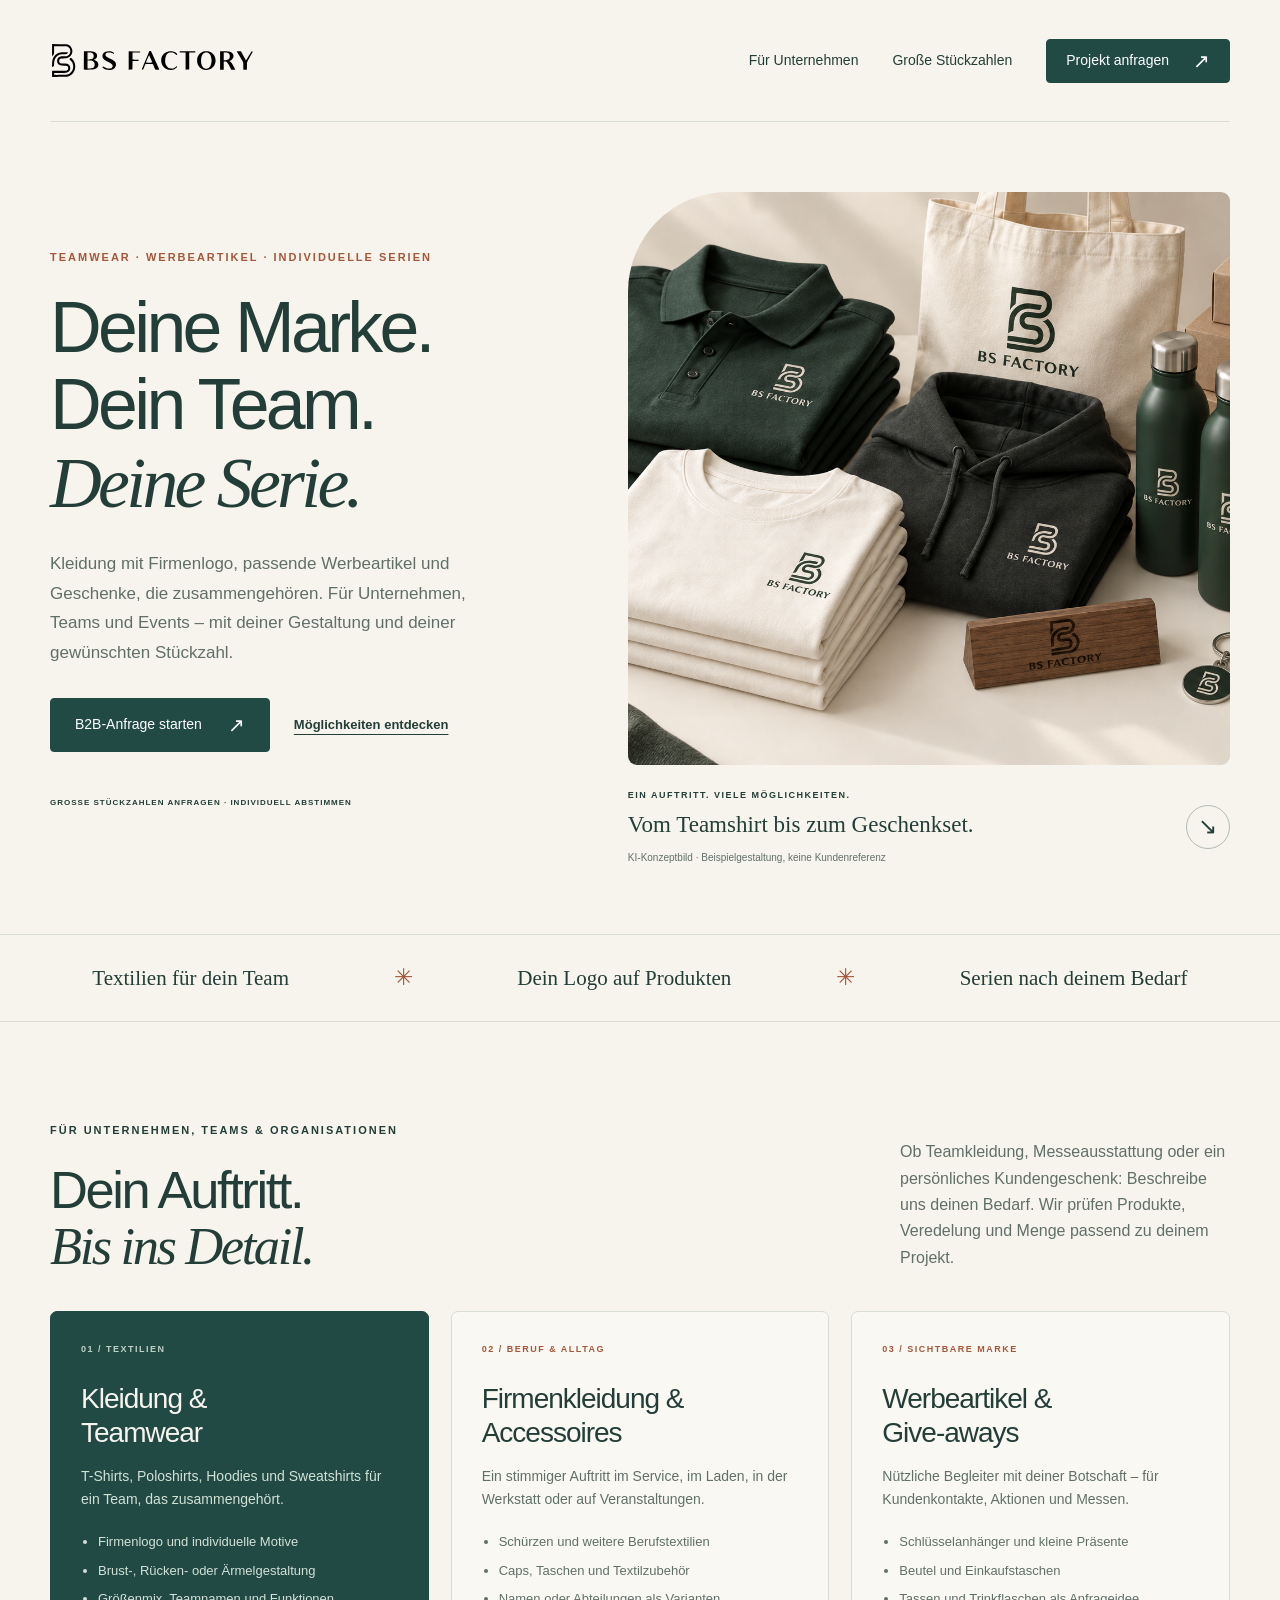
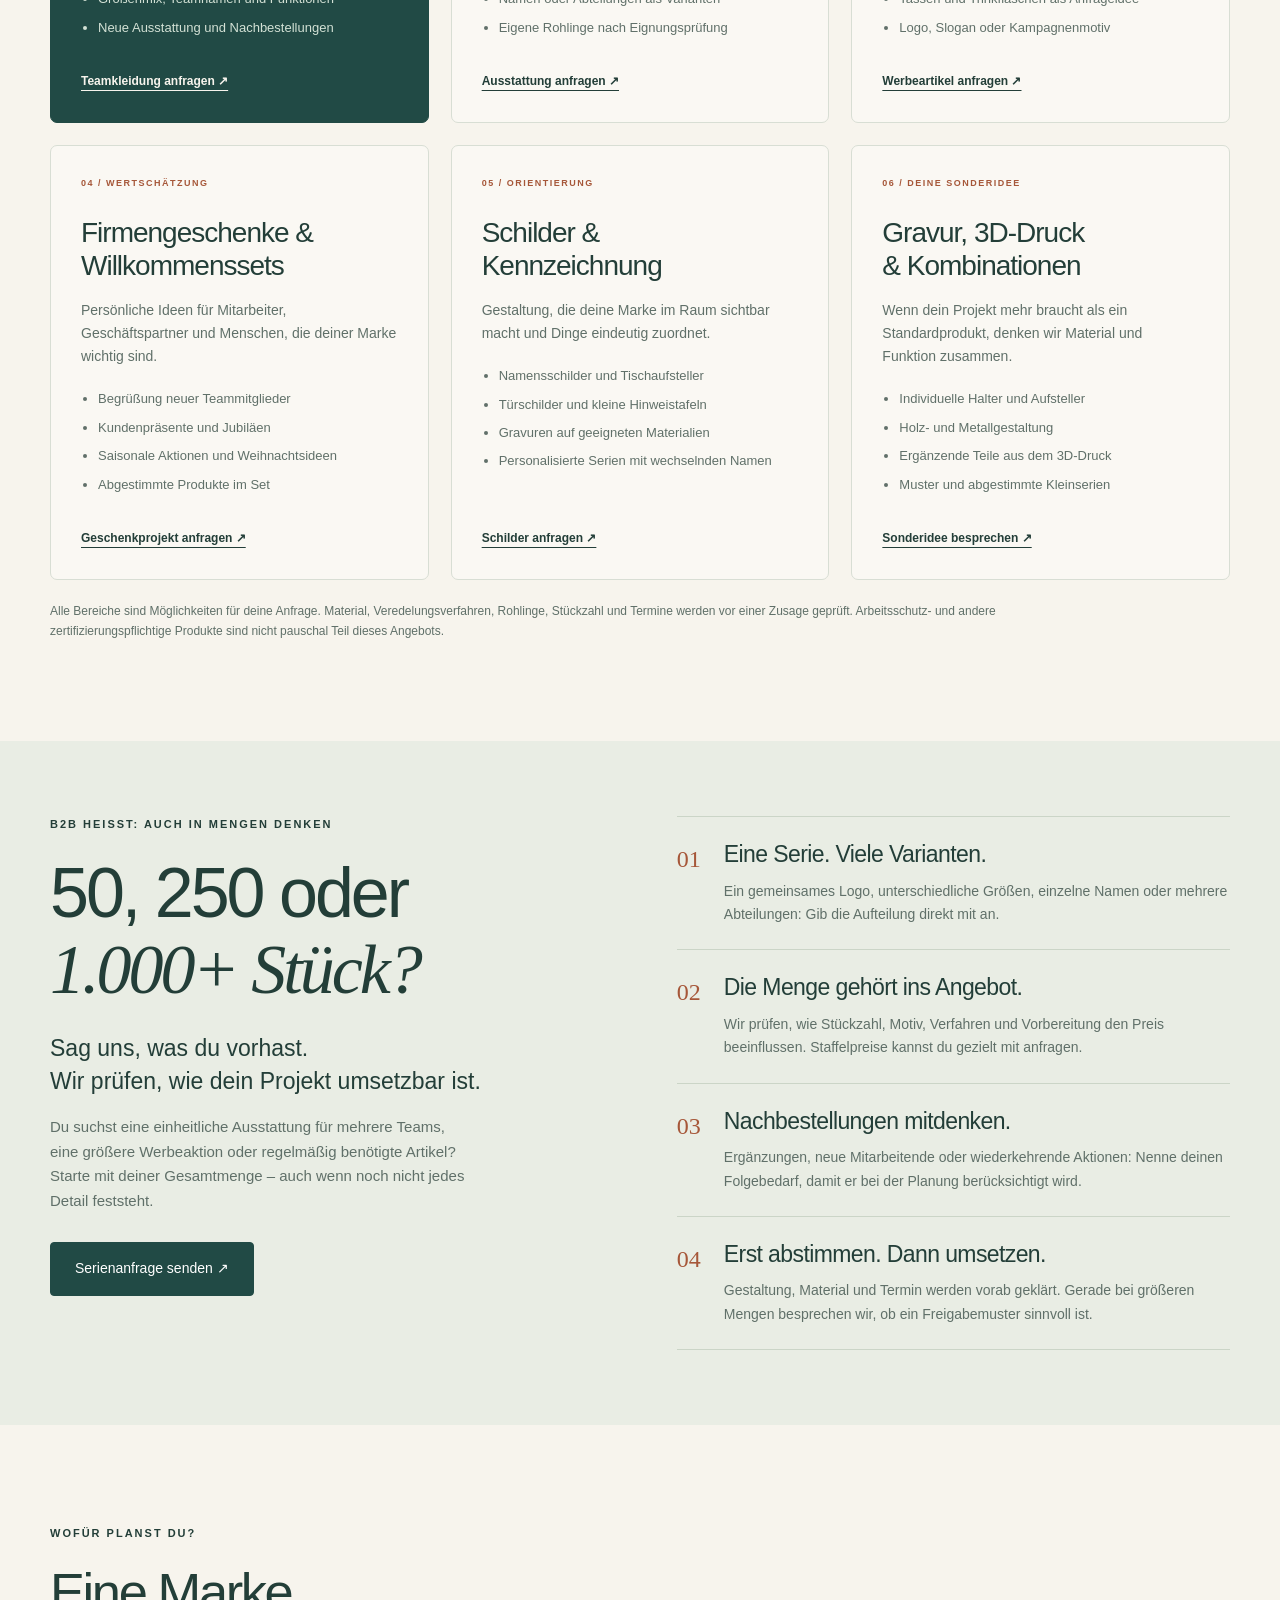
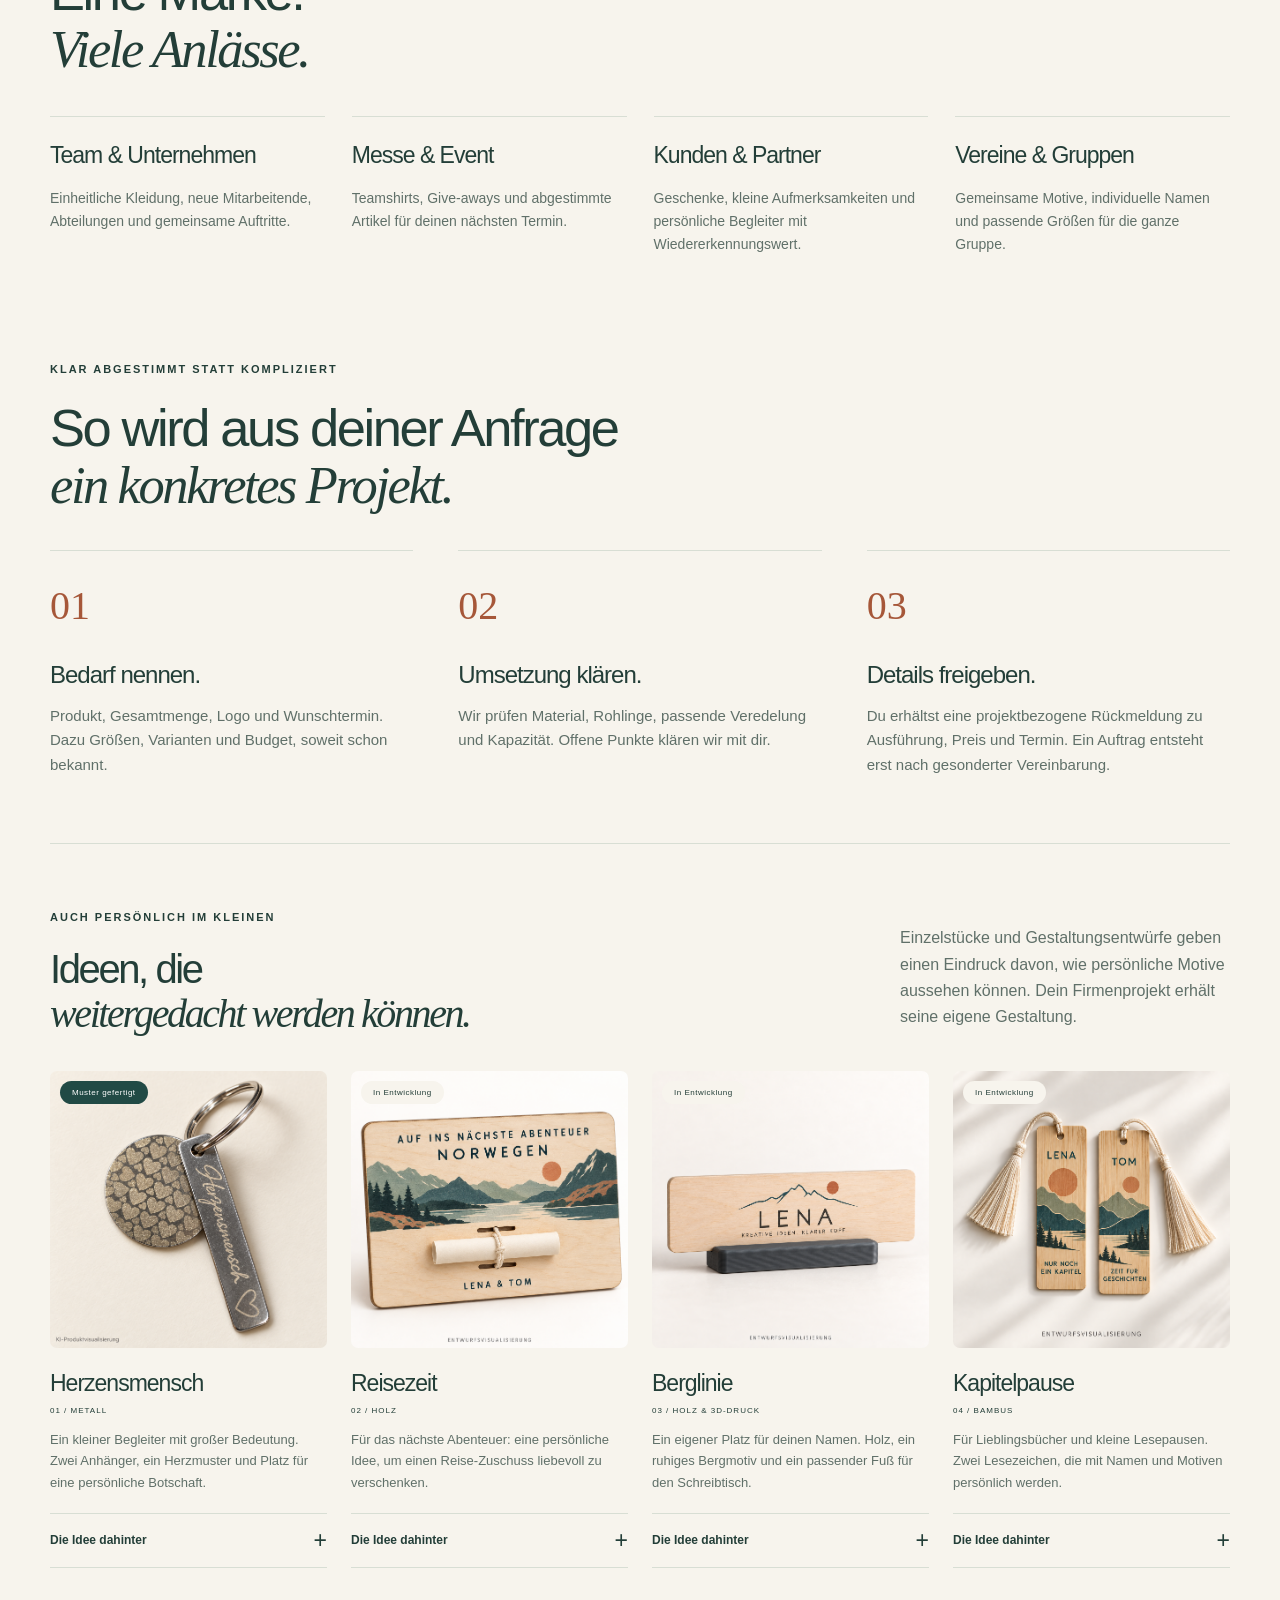
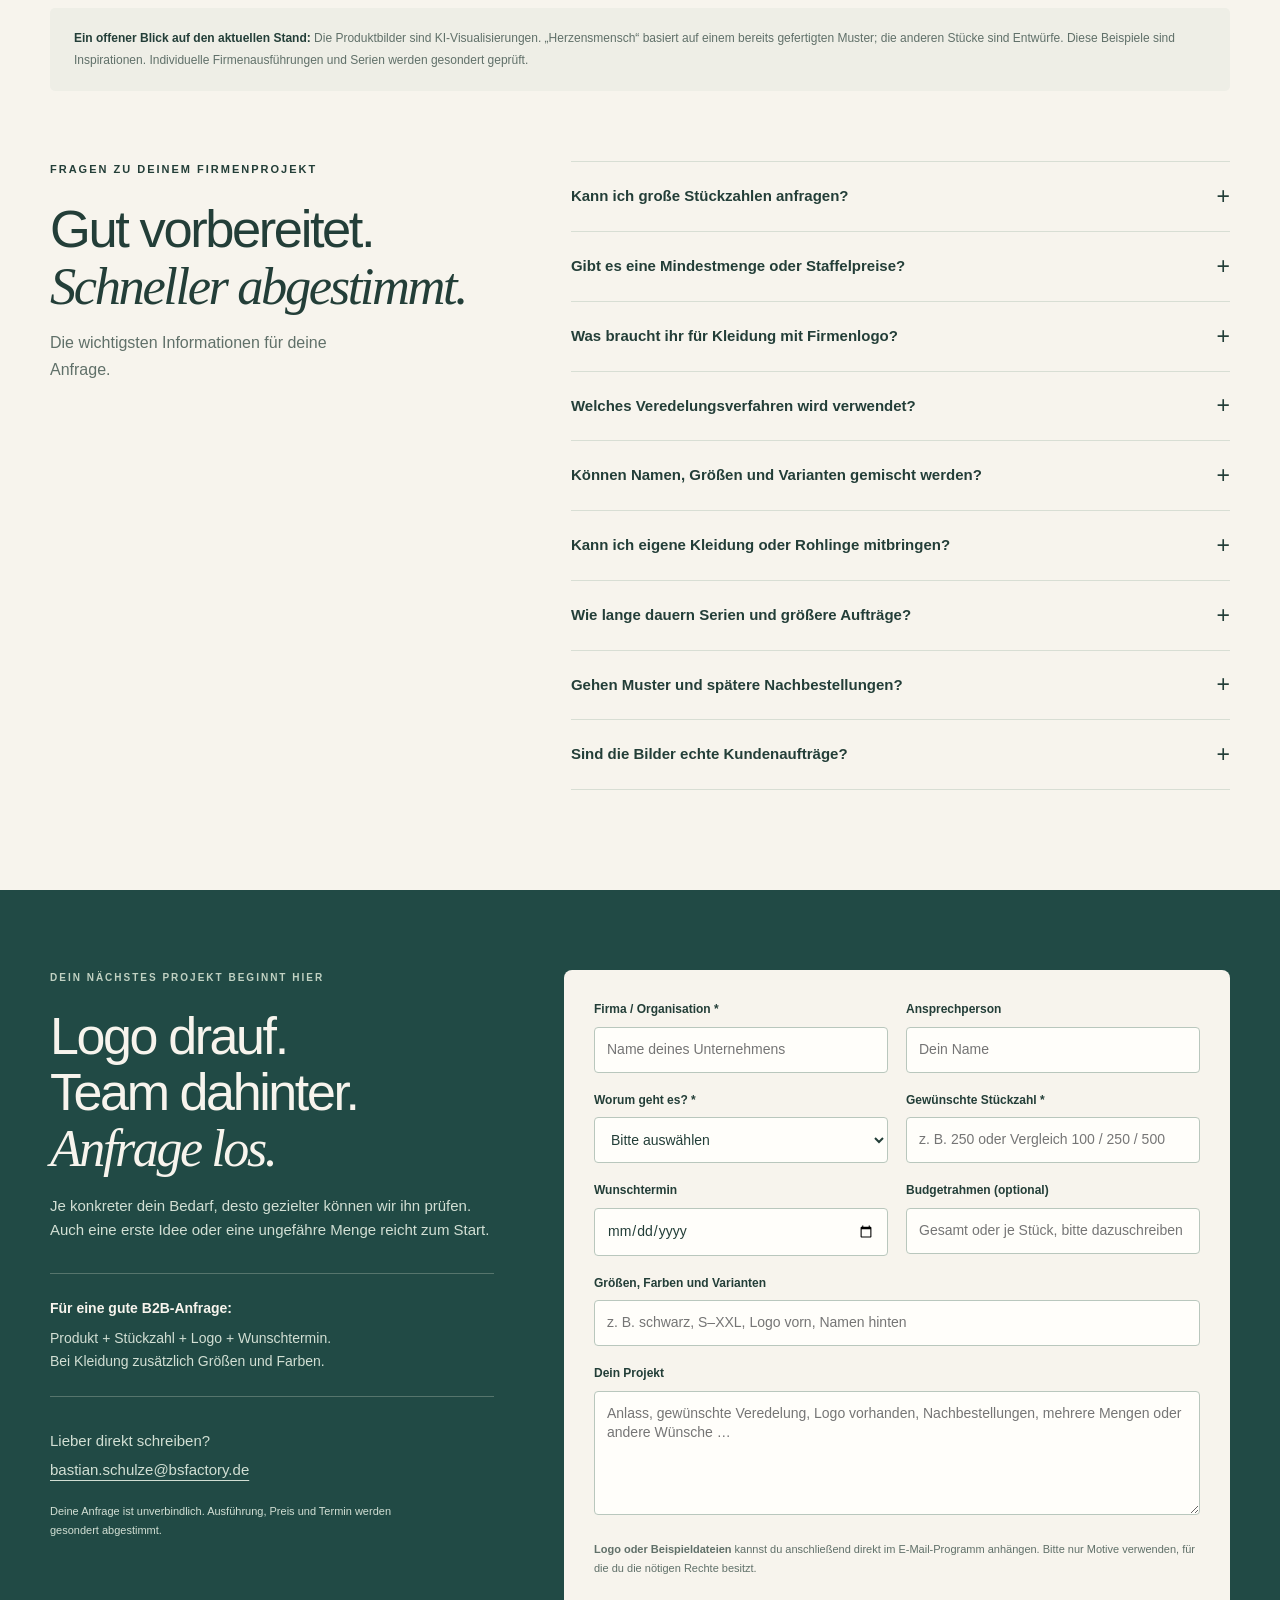
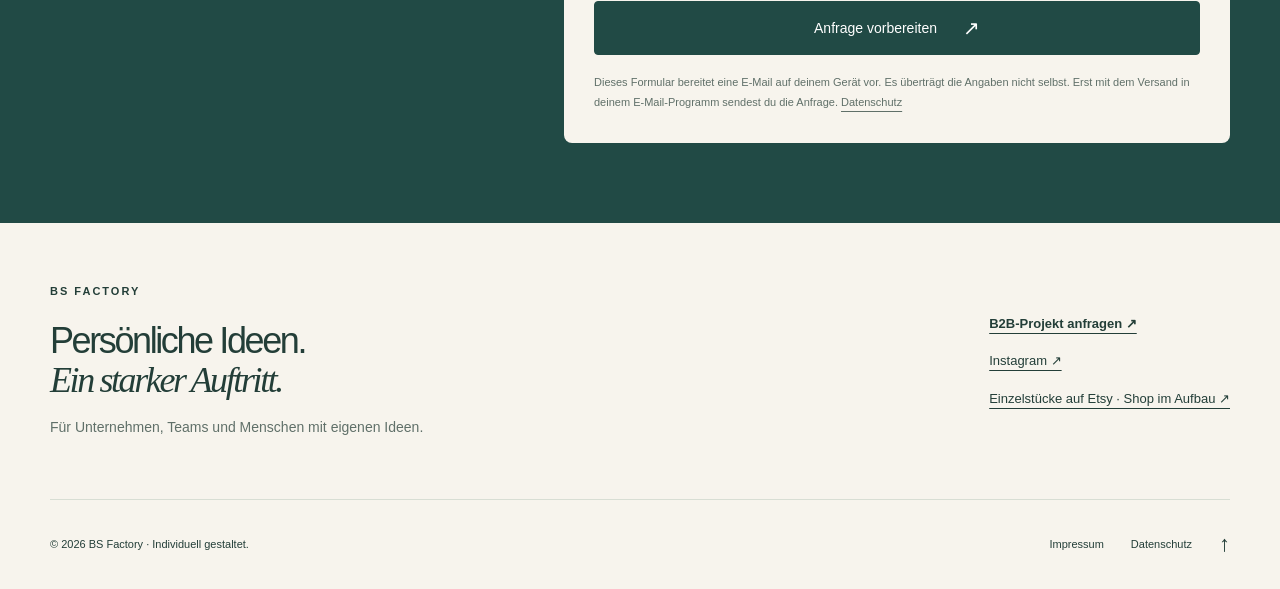
<file: index.html>
<!doctype html><html lang="de"><head><meta charset="utf-8"><meta name="viewport" content="width=device-width, initial-scale=1"><title>BS Factory – Teamwear, Werbeartikel & B2B-Serien anfragen</title><meta name="description" content="Kleidung mit Firmenlogo, Teamwear, Werbeartikel und individuelle Firmengeschenke: Serien und große Stückzahlen bei BS Factory unverbindlich anfragen."><meta name="theme-color" content="#f7f4ed"><link rel="canonical" href="https://bsfactory.de/"><meta property="og:title" content="BS Factory – Deine Marke. Dein Team. Deine Serie."><meta property="og:description" content="Teamwear, Werbeartikel und Firmengeschenke. Dein Projekt mit Logo, Stückzahl und Wunschtermin anfragen."><meta property="og:type" content="website"><meta property="og:locale" content="de_DE"><meta property="og:url" content="https://bsfactory.de/"><meta property="og:image" content="https://bsfactory.de/b2b-kollektion-bs-logo.png"><meta property="og:image:alt" content="KI-Konzept für Teamkleidung und abgestimmte Firmen-Werbeartikel"><link rel="icon" href="favicon.svg" type="image/svg+xml"><link rel="stylesheet" href="style.css"><link rel="stylesheet" href="b2b.css"><script src="site.js" defer></script><script src="anfrage.js" defer></script></head><body id="oben"><a class="skip" href="#inhalt">Zum Inhalt</a><header class="header wrap"><a class="brand" href="./" aria-label="BS Factory – Startseite"><img src="marke.svg" width="205" height="70" alt="BS Factory"></a><nav aria-label="Hauptnavigation"><a class="nav-extra" href="#bereiche">Für Unternehmen</a><a class="nav-extra" href="#serien">Große Stückzahlen</a><a class="button small" href="#anfrage">Projekt anfragen <span aria-hidden="true">↗</span></a></nav></header><main id="inhalt">
<section class="hero b2b-hero wrap" aria-labelledby="hero-title"><div class="hero-copy"><p class="eyebrow">TEAMWEAR · WERBEARTIKEL · INDIVIDUELLE SERIEN</p><h1 id="hero-title">Deine Marke.<br>Dein Team.<br><em>Deine Serie.</em></h1><p class="intro">Kleidung mit Firmenlogo, passende Werbeartikel und Geschenke, die zusammengehören. Für Unternehmen, Teams und Events – mit deiner Gestaltung und deiner gewünschten Stückzahl.</p><div class="actions"><a class="button" href="#anfrage">B2B-Anfrage starten <span aria-hidden="true">↗</span></a><a class="text-link" href="#bereiche">Möglichkeiten entdecken</a></div><p class="hero-meta">GROSSE STÜCKZAHLEN ANFRAGEN · INDIVIDUELL ABSTIMMEN</p></div><figure class="hero-figure"><img src="b2b-kollektion-bs-logo.png" width="1536" height="1024" fetchpriority="high" alt="KI-Konzept: Poloshirts, T-Shirts, Hoodie, Stofftasche, Trinkflaschen und weitere Werbeartikel mit BS-Factory-Logo als Gestaltungsbeispiel"><figcaption><div><span class="eyebrow">EIN AUFTRITT. VIELE MÖGLICHKEITEN.</span><strong>Vom Teamshirt bis zum Geschenkset.</strong><span class="picture-label">KI-Konzeptbild · Beispielgestaltung, keine Kundenreferenz</span></div><a href="#bereiche" aria-label="B2B-Produktbereiche entdecken">↘</a></figcaption></figure></section>
<div class="material-band"><div class="wrap"><span>Textilien für dein Team</span><b aria-hidden="true">✳</b><span>Dein Logo auf Produkten</span><b aria-hidden="true">✳</b><span>Serien nach deinem Bedarf</span></div></div>
<section class="section wrap" id="bereiche" aria-labelledby="bereiche-title"><div class="section-heading"><div><p class="eyebrow">FÜR UNTERNEHMEN, TEAMS &amp; ORGANISATIONEN</p><h2 id="bereiche-title">Dein Auftritt.<br><em>Bis ins Detail.</em></h2></div><p>Ob Teamkleidung, Messeausstattung oder ein persönliches Kundengeschenk: Beschreibe uns deinen Bedarf. Wir prüfen Produkte, Veredelung und Menge passend zu deinem Projekt.</p></div><div class="service-grid">
<article class="service-card featured"><span class="service-number">01 / TEXTILIEN</span><h3>Kleidung &amp;<br>Teamwear</h3><p>T-Shirts, Poloshirts, Hoodies und Sweatshirts für ein Team, das zusammengehört.</p><ul><li>Firmenlogo und individuelle Motive</li><li>Brust-, Rücken- oder Ärmelgestaltung</li><li>Größenmix, Teamnamen und Funktionen</li><li>Neue Ausstattung und Nachbestellungen</li></ul><a class="text-link" href="#anfrage" data-interest="Kleidung & Teamwear">Teamkleidung anfragen ↗</a></article>
<article class="service-card"><span class="service-number">02 / BERUF &amp; ALLTAG</span><h3>Firmenkleidung &amp;<br>Accessoires</h3><p>Ein stimmiger Auftritt im Service, im Laden, in der Werkstatt oder auf Veranstaltungen.</p><ul><li>Schürzen und weitere Berufstextilien</li><li>Caps, Taschen und Textilzubehör</li><li>Namen oder Abteilungen als Varianten</li><li>Eigene Rohlinge nach Eignungsprüfung</li></ul><a class="text-link" href="#anfrage" data-interest="Firmenkleidung & Accessoires">Ausstattung anfragen ↗</a></article>
<article class="service-card"><span class="service-number">03 / SICHTBARE MARKE</span><h3>Werbeartikel &amp;<br>Give-aways</h3><p>Nützliche Begleiter mit deiner Botschaft – für Kundenkontakte, Aktionen und Messen.</p><ul><li>Schlüsselanhänger und kleine Präsente</li><li>Beutel und Einkaufstaschen</li><li>Tassen und Trinkflaschen als Anfrageidee</li><li>Logo, Slogan oder Kampagnenmotiv</li></ul><a class="text-link" href="#anfrage" data-interest="Werbeartikel & Give-aways">Werbeartikel anfragen ↗</a></article>
<article class="service-card"><span class="service-number">04 / WERTSCHÄTZUNG</span><h3>Firmengeschenke &amp;<br>Willkommenssets</h3><p>Persönliche Ideen für Mitarbeiter, Geschäftspartner und Menschen, die deiner Marke wichtig sind.</p><ul><li>Begrüßung neuer Teammitglieder</li><li>Kundenpräsente und Jubiläen</li><li>Saisonale Aktionen und Weihnachtsideen</li><li>Abgestimmte Produkte im Set</li></ul><a class="text-link" href="#anfrage" data-interest="Firmengeschenke & Sets">Geschenkprojekt anfragen ↗</a></article>
<article class="service-card"><span class="service-number">05 / ORIENTIERUNG</span><h3>Schilder &amp;<br>Kennzeichnung</h3><p>Gestaltung, die deine Marke im Raum sichtbar macht und Dinge eindeutig zuordnet.</p><ul><li>Namensschilder und Tischaufsteller</li><li>Türschilder und kleine Hinweistafeln</li><li>Gravuren auf geeigneten Materialien</li><li>Personalisierte Serien mit wechselnden Namen</li></ul><a class="text-link" href="#anfrage" data-interest="Schilder & Kennzeichnung">Schilder anfragen ↗</a></article>
<article class="service-card"><span class="service-number">06 / DEINE SONDERIDEE</span><h3>Gravur, 3D-Druck<br>&amp; Kombinationen</h3><p>Wenn dein Projekt mehr braucht als ein Standardprodukt, denken wir Material und Funktion zusammen.</p><ul><li>Individuelle Halter und Aufsteller</li><li>Holz- und Metallgestaltung</li><li>Ergänzende Teile aus dem 3D-Druck</li><li>Muster und abgestimmte Kleinserien</li></ul><a class="text-link" href="#anfrage" data-interest="Gravur, 3D-Druck & Sonderidee">Sonderidee besprechen ↗</a></article>
</div><p class="range-note">Alle Bereiche sind Möglichkeiten für deine Anfrage. Material, Veredelungsverfahren, Rohlinge, Stückzahl und Termine werden vor einer Zusage geprüft. Arbeitsschutz- und andere zertifizierungspflichtige Produkte sind nicht pauschal Teil dieses Angebots.</p></section>
<section class="series-section" id="serien" aria-labelledby="serien-title"><div class="wrap"><div class="series-heading"><p class="eyebrow">B2B HEISST: AUCH IN MENGEN DENKEN</p><h2 id="serien-title">50, 250 oder<br><em>1.000+ Stück?</em></h2><p class="large-copy">Sag uns, was du vorhast.<br>Wir prüfen, wie dein Projekt umsetzbar ist.</p><p>Du suchst eine einheitliche Ausstattung für mehrere Teams, eine größere Werbeaktion oder regelmäßig benötigte Artikel? Starte mit deiner Gesamtmenge – auch wenn noch nicht jedes Detail feststeht.</p><a class="button" href="#anfrage">Serienanfrage senden ↗</a></div><div class="series-points"><article><span>01</span><div><h3>Eine Serie. Viele Varianten.</h3><p>Ein gemeinsames Logo, unterschiedliche Größen, einzelne Namen oder mehrere Abteilungen: Gib die Aufteilung direkt mit an.</p></div></article><article><span>02</span><div><h3>Die Menge gehört ins Angebot.</h3><p>Wir prüfen, wie Stückzahl, Motiv, Verfahren und Vorbereitung den Preis beeinflussen. Staffelpreise kannst du gezielt mit anfragen.</p></div></article><article><span>03</span><div><h3>Nachbestellungen mitdenken.</h3><p>Ergänzungen, neue Mitarbeitende oder wiederkehrende Aktionen: Nenne deinen Folgebedarf, damit er bei der Planung berücksichtigt wird.</p></div></article><article><span>04</span><div><h3>Erst abstimmen. Dann umsetzen.</h3><p>Gestaltung, Material und Termin werden vorab geklärt. Gerade bei größeren Mengen besprechen wir, ob ein Freigabemuster sinnvoll ist.</p></div></article></div></div></section>
<section class="section wrap" aria-labelledby="anlaesse-title"><p class="eyebrow">WOFÜR PLANST DU?</p><h2 id="anlaesse-title">Eine Marke.<br><em>Viele Anlässe.</em></h2><div class="occasion-grid"><article><h3>Team &amp; Unternehmen</h3><p>Einheitliche Kleidung, neue Mitarbeitende, Abteilungen und gemeinsame Auftritte.</p></article><article><h3>Messe &amp; Event</h3><p>Teamshirts, Give-aways und abgestimmte Artikel für deinen nächsten Termin.</p></article><article><h3>Kunden &amp; Partner</h3><p>Geschenke, kleine Aufmerksamkeiten und persönliche Begleiter mit Wiedererkennungswert.</p></article><article><h3>Vereine &amp; Gruppen</h3><p>Gemeinsame Motive, individuelle Namen und passende Größen für die ganze Gruppe.</p></article></div></section>
<section class="process-section wrap" aria-labelledby="ablauf-title"><div class="section-heading"><div><p class="eyebrow">KLAR ABGESTIMMT STATT KOMPLIZIERT</p><h2 id="ablauf-title">So wird aus deiner Anfrage<br><em>ein konkretes Projekt.</em></h2></div></div><div class="steps business-steps"><article><span class="step-number">01</span><h3>Bedarf nennen.</h3><p>Produkt, Gesamtmenge, Logo und Wunschtermin. Dazu Größen, Varianten und Budget, soweit schon bekannt.</p></article><article><span class="step-number">02</span><h3>Umsetzung klären.</h3><p>Wir prüfen Material, Rohlinge, passende Veredelung und Kapazität. Offene Punkte klären wir mit dir.</p></article><article><span class="step-number">03</span><h3>Details freigeben.</h3><p>Du erhältst eine projektbezogene Rückmeldung zu Ausführung, Preis und Termin. Ein Auftrag entsteht erst nach gesonderter Vereinbarung.</p></article></div></section>
<section class="section wrap inspiration-section" id="arbeiten" aria-labelledby="arbeiten-title"><div class="section-heading"><div><p class="eyebrow">AUCH PERSÖNLICH IM KLEINEN</p><h2 id="arbeiten-title">Ideen, die<br><em>weitergedacht werden können.</em></h2></div><p>Einzelstücke und Gestaltungsentwürfe geben einen Eindruck davon, wie persönliche Motive aussehen können. Dein Firmenprojekt erhält seine eigene Gestaltung.</p></div>  <div class="products inspiration-grid">
    <article class="product" data-kind="muster" id="herzensmensch"><div class="product-image"><img src="herzensmensch.png" width="1254" height="1254" loading="lazy" alt="KI-Visualisierung des Herzensmensch-Schlüsselanhängers mit zwei gravierten Metallplaketten"><span class="badge">Muster gefertigt</span></div><div class="product-heading"><h3>Herzensmensch</h3><span>01 / METALL</span></div><p>Ein kleiner Begleiter mit großer Bedeutung. Zwei Anhänger, ein Herzmuster und Platz für eine persönliche Botschaft.</p><details><summary>Die Idee dahinter <span aria-hidden="true">+</span></summary><p>Dieses Muster habe ich bereits selbst gefertigt. Ein runder Anhänger mit Herzmuster trifft auf eine längliche Gravurplakette. Auch Namen, ein Datum oder ein kurzer Wunschtext sind als Varianten denkbar. Die genaue Umsetzung stimmen wir vorher ab.</p><p>Das Bild ist eine KI-Visualisierung auf Grundlage des echten Musters. Oberfläche und Gravur können im Original abweichen.</p></details></article>
    <article class="product" data-kind="entwurf"><div class="product-image"><img src="reisezeit.png" width="1254" height="1254" loading="lazy" alt="KI-Entwurf einer dekorativen Reise-Geldgeschenkkarte aus Holz"><span class="badge draft">In Entwicklung</span></div><div class="product-heading"><h3>Reisezeit</h3><span>02 / HOLZ</span></div><p>Für das nächste Abenteuer: eine persönliche Idee, um einen Reise-Zuschuss liebevoll zu verschenken.</p><details><summary>Die Idee dahinter <span aria-hidden="true">+</span></summary><p>Geplant ist ein Geldgeschenk aus Holz mit Reisemotiv und persönlichem Text. Die Kombination aus Gravur und farbiger Gestaltung soll aus einem Geldgeschenk eine kleine Erinnerung machen.</p><p>KI-Entwurf. Material, Maße und Herstellung werden noch am echten Muster geprüft. Noch nicht bestellbar.</p></details></article>
    <article class="product" data-kind="entwurf"><div class="product-image"><img src="berglinie.png" width="1254" height="1254" loading="lazy" alt="KI-Entwurf eines Namensschildes mit Bergmotiv und passendem Standfuß"><span class="badge draft">In Entwicklung</span></div><div class="product-heading"><h3>Berglinie</h3><span>03 / HOLZ &amp; 3D-DRUCK</span></div><p>Ein eigener Platz für deinen Namen. Holz, ein ruhiges Bergmotiv und ein passender Fuß für den Schreibtisch.</p><details><summary>Die Idee dahinter <span aria-hidden="true">+</span></summary><p>Ein Namensschild, bei dem graviertes Holz und ein gedruckter Standfuß zusammenkommen. Gedacht für den eigenen Arbeitsplatz oder als persönliches Geschenk zum Neustart.</p><p>KI-Entwurf. Material, Maße, Standfestigkeit und Herstellung werden noch am echten Muster geprüft. Noch nicht bestellbar.</p></details></article>
    <article class="product" data-kind="entwurf"><div class="product-image"><img src="kapitelpause.png" width="1254" height="1254" loading="lazy" alt="KI-Entwurf eines Sets aus zwei persönlich gestalteten Lesezeichen"><span class="badge draft">In Entwicklung</span></div><div class="product-heading"><h3>Kapitelpause</h3><span>04 / BAMBUS</span></div><p>Für Lieblingsbücher und kleine Lesepausen. Zwei Lesezeichen, die mit Namen und Motiven persönlich werden.</p><details><summary>Die Idee dahinter <span aria-hidden="true">+</span></summary><p>Geplant ist ein Lesezeichen-Duo aus Bambus mit persönlicher Gestaltung. Eine kleine Aufmerksamkeit für Leseratten – oder für die gemeinsame Freude an guten Geschichten.</p><p>KI-Entwurf. Rohlinge, Maße und Gestaltung werden noch am echten Muster geprüft. Noch nicht bestellbar.</p></details></article>
  </div>
  <p class="image-note"><strong>Ein offener Blick auf den aktuellen Stand:</strong> Die Produktbilder sind KI-Visualisierungen. „Herzensmensch“ basiert auf einem bereits gefertigten Muster; die anderen Stücke sind Entwürfe. Diese Beispiele sind Inspirationen. Individuelle Firmenausführungen und Serien werden gesondert geprüft.</p>
</section><section class="faq-section wrap" aria-labelledby="fragen-title"><div><p class="eyebrow">FRAGEN ZU DEINEM FIRMENPROJEKT</p><h2 id="fragen-title">Gut vorbereitet.<br><em>Schneller abgestimmt.</em></h2><p>Die wichtigsten Informationen für deine Anfrage.</p></div><div class="faq">
<details><summary>Kann ich große Stückzahlen anfragen?<span aria-hidden="true">+</span></summary><p>Ja. Nenne deine gewünschte Gesamtmenge, das Produkt und den Termin – zum Beispiel 50 Teamshirts, 250 Werbeartikel oder eine Aktion mit 1.000 und mehr Teilen. Diese Zahlen sind Anfragebeispiele. Ob ein Projekt in dieser Menge und zum gewünschten Termin möglich ist, prüfen wir individuell, bevor wir etwas zusagen.</p></details>
<details><summary>Gibt es eine Mindestmenge oder Staffelpreise?<span aria-hidden="true">+</span></summary><p>Es gibt hier keine pauschale Mindestmenge und keine allgemeine Preisliste. Aufwand und Wirtschaftlichkeit hängen vom Produkt, vom Motiv und vom Verfahren ab. Frage gern mehrere Mengen an, zum Beispiel 50, 100 und 250 Stück, damit mögliche Preisstaffeln geprüft werden können.</p></details>
<details><summary>Was braucht ihr für Kleidung mit Firmenlogo?<span aria-hidden="true">+</span></summary><p>Hilfreich sind die gewünschte Textilart, Farbe, Gesamtmenge, Größenverteilung und die Position des Motivs, etwa Brust oder Rücken. Schicke dein Logo möglichst als SVG, PDF oder hochauflösende PNG-Datei mit. Falls du noch keine passende Datei hast, erwähne das in deiner Anfrage.</p></details>
<details><summary>Welches Veredelungsverfahren wird verwendet?<span aria-hidden="true">+</span></summary><p>Das wird passend zu Motiv, Material und Stückzahl geprüft. Bei Textilien kannst du einen gewünschten Druck oder eine andere bevorzugte Veredelung nennen. Bei geeigneten festen Materialien kommen etwa Gravur oder farbige Gestaltung als Ansatz infrage. Nicht jedes Verfahren passt zu jedem Produkt; eine konkrete Ausführung wird erst nach der Prüfung zugesagt.</p></details>
<details><summary>Können Namen, Größen und Varianten gemischt werden?<span aria-hidden="true">+</span></summary><p>Gib die gewünschte Aufteilung an: beispielsweise ein Logo auf allen Teilen, mehrere Größen und individuelle Namen. Wir prüfen den zusätzlichen Gestaltungs- und Fertigungsaufwand und berücksichtigen ihn bei der Rückmeldung.</p></details>
<details><summary>Kann ich eigene Kleidung oder Rohlinge mitbringen?<span aria-hidden="true">+</span></summary><p>Das lässt sich nach einer Eignungsprüfung besprechen. Bitte sende zunächst Materialangaben, Herstellerinformationen oder Fotos. Schicke noch keine Ware unaufgefordert ein. Bei Schutzkleidung und zertifizierten Produkten muss zusätzlich geprüft werden, ob eine Veredelung zulässig ist.</p></details>
<details><summary>Wie lange dauern Serien und größere Aufträge?<span aria-hidden="true">+</span></summary><p>Für B2B-Projekte wird der Termin individuell vereinbart. Rohlingverfügbarkeit, Datenfreigabe, Varianten, Stückzahl und Fertigungsaufwand spielen dabei eine Rolle. Nenne deshalb deinen tatsächlichen Einsatztermin und ob eine Teillieferung infrage kommt. Eine Anfrage allein ist noch keine Terminzusage.</p></details>
<details><summary>Gehen Muster und spätere Nachbestellungen?<span aria-hidden="true">+</span></summary><p>Frag beides gern mit an. Ob ein Muster möglich und sinnvoll ist und welche Kosten entstehen, klären wir vorab. Nachbestellungen hängen unter anderem von der späteren Verfügbarkeit der Rohlinge und der gewünschten Ausführung ab.</p></details>
<details><summary>Sind die Bilder echte Kundenaufträge?<span aria-hidden="true">+</span></summary><p>Die Bilder sind gekennzeichnete KI-Visualisierungen, keine Kundenreferenzen. Der Herzensmensch-Anhänger basiert auf einem bereits gefertigten Muster. Die weiteren Motive zeigen Gestaltungsideen. Für dein Projekt werden Produkte, Farben und Details separat abgestimmt.</p></details></div></section>
<section class="inquiry-section" id="anfrage" aria-labelledby="anfrage-title"><div class="wrap inquiry-layout"><div class="inquiry-intro"><p class="eyebrow">DEIN NÄCHSTES PROJEKT BEGINNT HIER</p><h2 id="anfrage-title">Logo drauf.<br>Team dahinter.<br><em>Anfrage los.</em></h2><p>Je konkreter dein Bedarf, desto gezielter können wir ihn prüfen. Auch eine erste Idee oder eine ungefähre Menge reicht zum Start.</p><div class="inquiry-note"><strong>Für eine gute B2B-Anfrage:</strong><p>Produkt + Stückzahl + Logo + Wunschtermin.<br>Bei Kleidung zusätzlich Größen und Farben.</p></div><p class="direct-contact">Lieber direkt schreiben?<br><a href="mailto:bastian.schulze@bsfactory.de?subject=B2B-Anfrage%20BS%20Factory">bastian.schulze@bsfactory.de</a></p><p class="privacy-hint">Deine Anfrage ist unverbindlich. Ausführung, Preis und Termin werden gesondert abgestimmt.</p></div>
<form id="business-inquiry" class="inquiry-form"><div class="form-grid"><label>Firma / Organisation *<input name="company" autocomplete="organization" required maxlength="120" placeholder="Name deines Unternehmens"></label><label>Ansprechperson<input name="person" autocomplete="name" maxlength="80" placeholder="Dein Name"></label><label>Worum geht es? *<select name="product" required><option value="">Bitte auswählen</option><option>Kleidung &amp; Teamwear</option><option>Firmenkleidung &amp; Accessoires</option><option>Werbeartikel &amp; Give-aways</option><option>Firmengeschenke &amp; Sets</option><option>Schilder &amp; Kennzeichnung</option><option>Gravur, 3D-Druck &amp; Sonderidee</option><option>Mehrere Bereiche / noch offen</option></select></label><label>Gewünschte Stückzahl *<input name="quantity" required maxlength="80" placeholder="z. B. 250 oder Vergleich 100 / 250 / 500"></label><label>Wunschtermin<input type="date" name="date"></label><label>Budgetrahmen (optional)<input name="budget" maxlength="80" placeholder="Gesamt oder je Stück, bitte dazuschreiben"></label><label class="full">Größen, Farben und Varianten<input name="variants" maxlength="180" placeholder="z. B. schwarz, S–XXL, Logo vorn, Namen hinten"></label><label class="full">Dein Projekt<textarea name="details" rows="5" maxlength="1200" placeholder="Anlass, gewünschte Veredelung, Logo vorhanden, Nachbestellungen, mehrere Mengen oder andere Wünsche …"></textarea></label></div><p class="form-note"><strong>Logo oder Beispieldateien</strong> kannst du anschließend direkt im E-Mail-Programm anhängen. Bitte nur Motive verwenden, für die du die nötigen Rechte besitzt.</p><button type="submit" class="button" disabled>Anfrage vorbereiten <span aria-hidden="true">↗</span></button><p class="form-note">Dieses Formular bereitet eine E-Mail auf deinem Gerät vor. Es überträgt die Angaben nicht selbst. Erst mit dem Versand in deinem E-Mail-Programm sendest du die Anfrage. <a href="datenschutz.html">Datenschutz</a></p><p id="inquiry-status" role="status" aria-live="polite" class="form-status"></p><div id="mail-fallback" hidden><label>Deine vorbereitete Anfrage<textarea id="inquiry-copy" rows="7" readonly></textarea></label><div class="mail-actions"><a id="open-inquiry-mail" class="button" href="mailto:bastian.schulze@bsfactory.de">Im E-Mail-Programm öffnen ↗</a><button id="copy-inquiry" class="copy-button" type="button">Text kopieren</button></div><p class="form-note">Kein E-Mail-Programm eingerichtet? Kopiere den Text und sende ihn über dein Postfach an bastian.schulze@bsfactory.de.</p></div><noscript><p>Bitte sende deine Anfrage mit Produkt, Stückzahl und Termin direkt an <a href="mailto:bastian.schulze@bsfactory.de">bastian.schulze@bsfactory.de</a>.</p></noscript></form></div></section>
<section class="closing wrap" id="kontakt"><div><p class="eyebrow">BS FACTORY</p><h2>Persönliche Ideen.<br><em>Ein starker Auftritt.</em></h2><p>Für Unternehmen, Teams und Menschen mit eigenen Ideen.</p></div><div class="closing-links"><a href="#anfrage">B2B-Projekt anfragen ↗</a><a href="https://www.instagram.com/bsfactory.official/" target="_blank" rel="noopener noreferrer">Instagram ↗<span class="sr-only"> (öffnet in neuem Tab)</span></a><a href="https://www.etsy.com/shop/BSFactoryOfficial" target="_blank" rel="noopener noreferrer">Einzelstücke auf Etsy · Shop im Aufbau ↗<span class="sr-only"> (öffnet in neuem Tab)</span></a></div></section></main><footer class="footer wrap"><p>© 2026 BS Factory <span>· Individuell gestaltet.</span></p><nav aria-label="Weitere Informationen"><a href="impressum.html">Impressum</a><a href="datenschutz.html">Datenschutz</a><a href="#oben" aria-label="Zurück nach oben">↑</a></nav></footer></body></html>
</file>
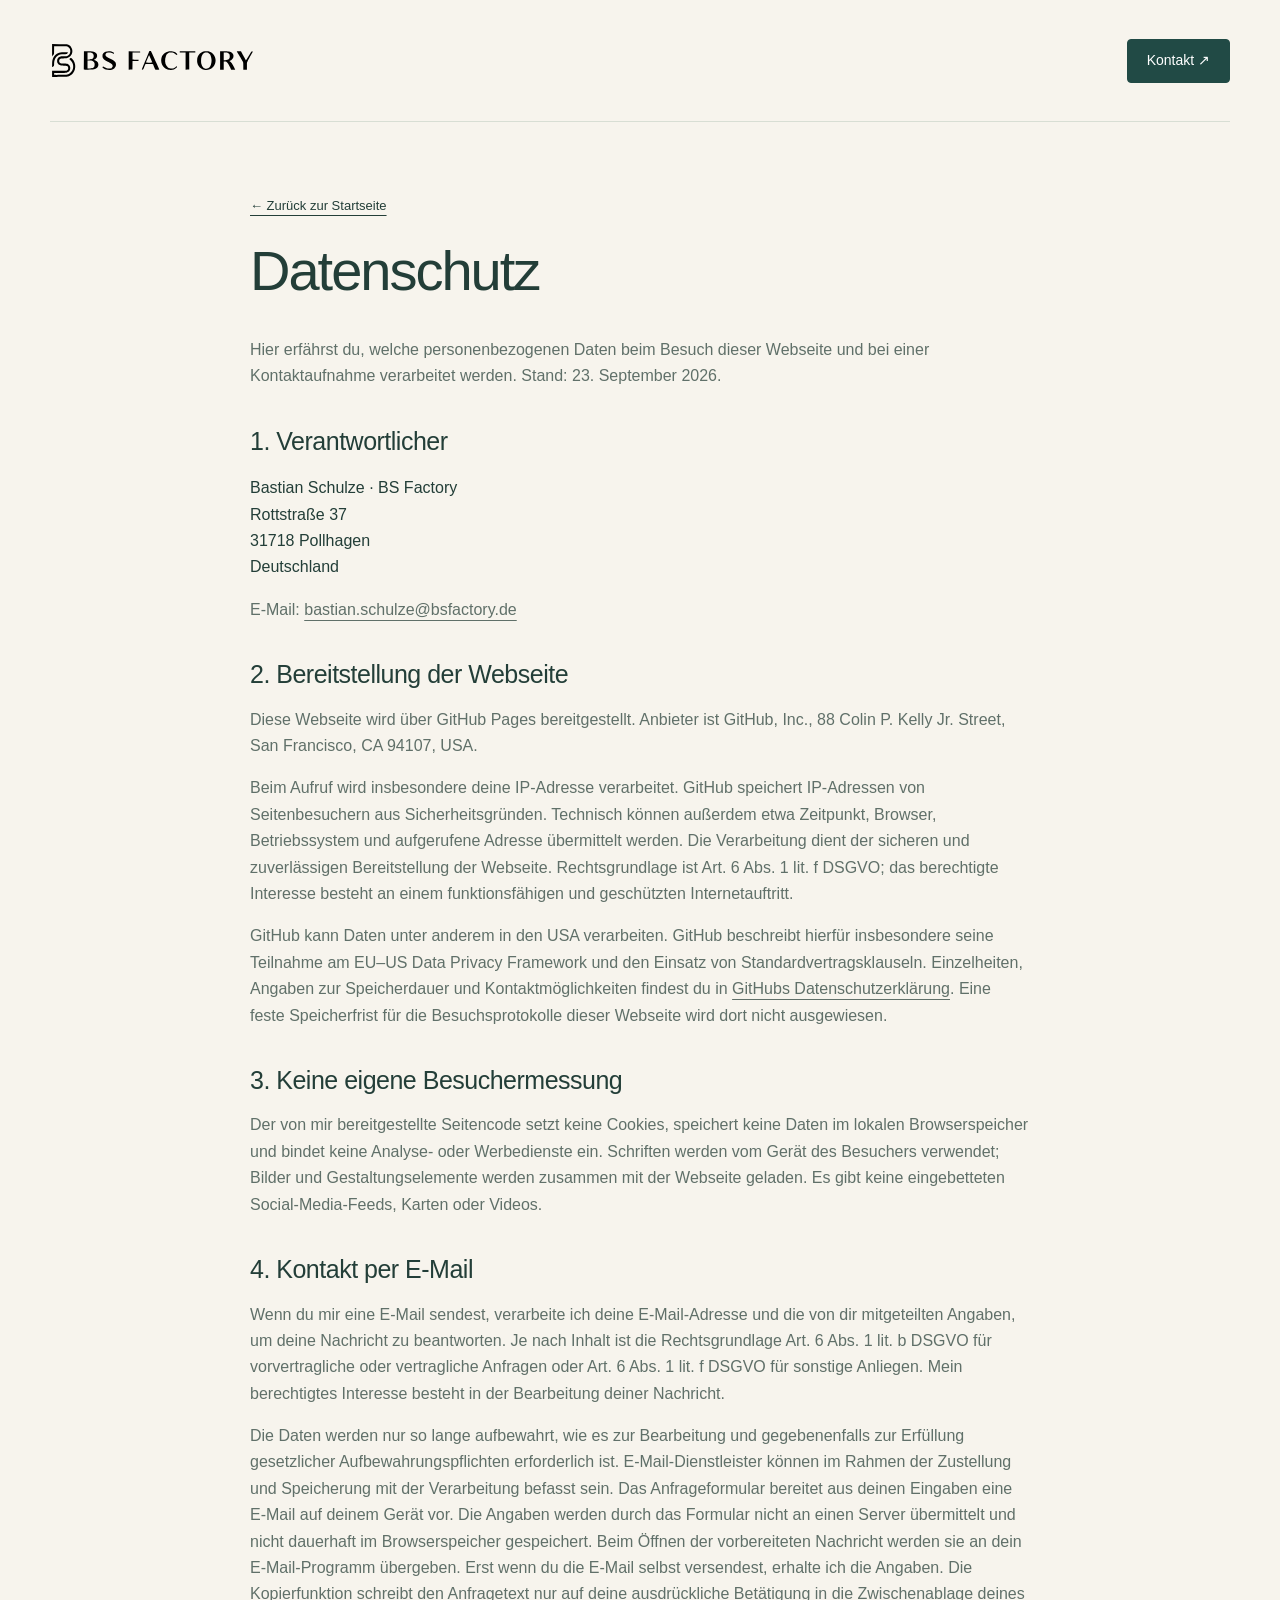
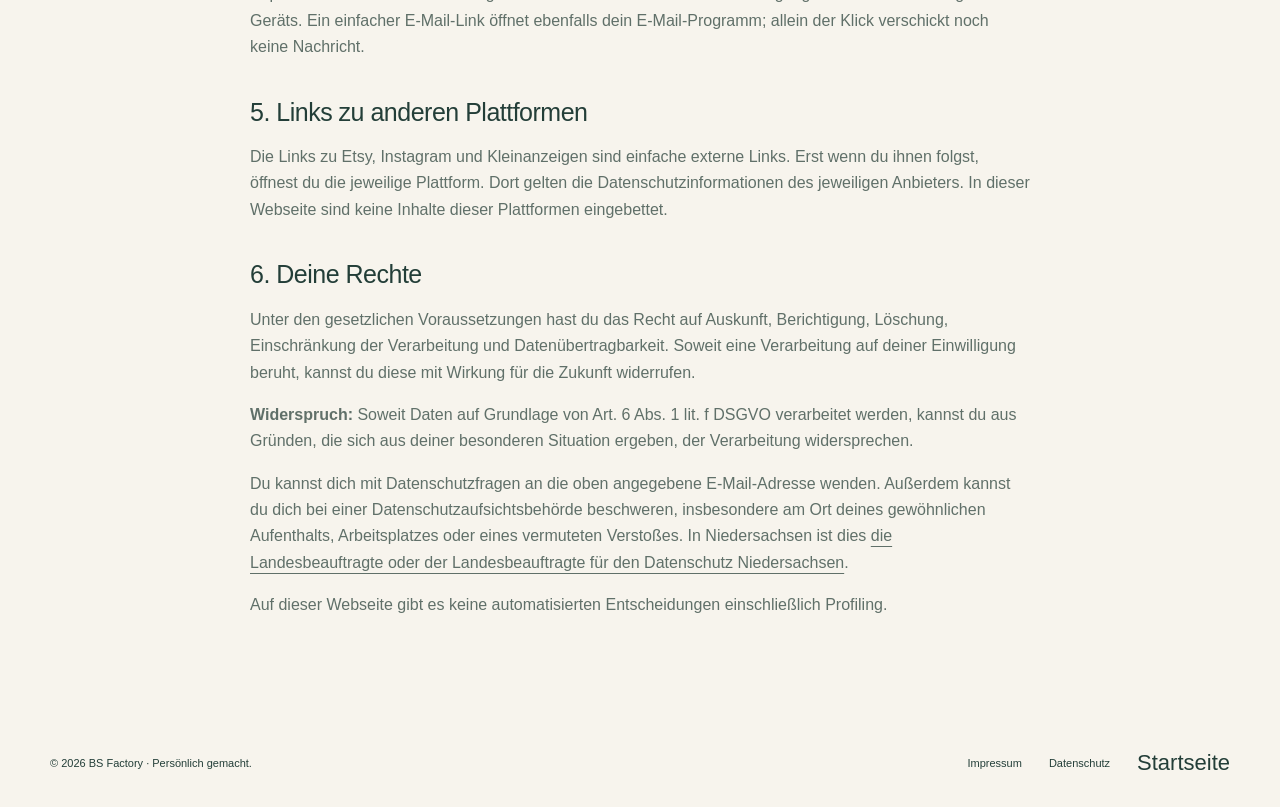
<file: datenschutz.html>
<!doctype html><html lang="de"><head><meta charset="utf-8"><meta name="viewport" content="width=device-width, initial-scale=1"><title>Datenschutz – BS Factory</title><meta name="description" content="Datenschutz der Webseite von BS Factory."><link rel="icon" href="/favicon.svg" type="image/svg+xml"><link rel="stylesheet" href="/style.css"><meta name="theme-color" content="#f7f4ed"><link rel="canonical" href="https://bsfactory.de/datenschutz.html"></head><body><a class="skip" href="#inhalt">Zum Inhalt</a><header class="header wrap"><a class="brand" href="/" aria-label="BS Factory – Startseite"><img src="/marke.svg" width="205" height="70" alt="BS Factory"></a><nav aria-label="Hauptnavigation"><a class="button small" href="/#kontakt">Kontakt ↗</a></nav></header><main id="inhalt" class="wrap"><article class="legal"><a class="back" href="/">← Zurück zur Startseite</a><h1>Datenschutz</h1><p>Hier erfährst du, welche personenbezogenen Daten beim Besuch dieser Webseite und bei einer Kontaktaufnahme verarbeitet werden. Stand: 23. September 2026.</p><h2>1. Verantwortlicher</h2><address>Bastian Schulze · BS Factory<br>Rottstraße 37<br>31718 Pollhagen<br>Deutschland</address><p>E-Mail: <a href="mailto:bastian.schulze@bsfactory.de">bastian.schulze@bsfactory.de</a></p><h2>2. Bereitstellung der Webseite</h2><p>Diese Webseite wird über GitHub Pages bereitgestellt. Anbieter ist GitHub, Inc., 88 Colin P. Kelly Jr. Street, San Francisco, CA 94107, USA.</p><p>Beim Aufruf wird insbesondere deine IP-Adresse verarbeitet. GitHub speichert IP-Adressen von Seitenbesuchern aus Sicherheitsgründen. Technisch können außerdem etwa Zeitpunkt, Browser, Betriebssystem und aufgerufene Adresse übermittelt werden. Die Verarbeitung dient der sicheren und zuverlässigen Bereitstellung der Webseite. Rechtsgrundlage ist Art. 6 Abs. 1 lit. f DSGVO; das berechtigte Interesse besteht an einem funktionsfähigen und geschützten Internetauftritt.</p><p>GitHub kann Daten unter anderem in den USA verarbeiten. GitHub beschreibt hierfür insbesondere seine Teilnahme am EU–US Data Privacy Framework und den Einsatz von Standardvertragsklauseln. Einzelheiten, Angaben zur Speicherdauer und Kontaktmöglichkeiten findest du in <a href="https://docs.github.com/en/site-policy/privacy-policies/github-general-privacy-statement">GitHubs Datenschutzerklärung</a>. Eine feste Speicherfrist für die Besuchsprotokolle dieser Webseite wird dort nicht ausgewiesen.</p><h2>3. Keine eigene Besuchermessung</h2><p>Der von mir bereitgestellte Seitencode setzt keine Cookies, speichert keine Daten im lokalen Browserspeicher und bindet keine Analyse- oder Werbedienste ein. Schriften werden vom Gerät des Besuchers verwendet; Bilder und Gestaltungselemente werden zusammen mit der Webseite geladen. Es gibt keine eingebetteten Social-Media-Feeds, Karten oder Videos.</p><h2>4. Kontakt per E-Mail</h2><p>Wenn du mir eine E-Mail sendest, verarbeite ich deine E-Mail-Adresse und die von dir mitgeteilten Angaben, um deine Nachricht zu beantworten. Je nach Inhalt ist die Rechtsgrundlage Art. 6 Abs. 1 lit. b DSGVO für vorvertragliche oder vertragliche Anfragen oder Art. 6 Abs. 1 lit. f DSGVO für sonstige Anliegen. Mein berechtigtes Interesse besteht in der Bearbeitung deiner Nachricht.</p><p>Die Daten werden nur so lange aufbewahrt, wie es zur Bearbeitung und gegebenenfalls zur Erfüllung gesetzlicher Aufbewahrungspflichten erforderlich ist. E-Mail-Dienstleister können im Rahmen der Zustellung und Speicherung mit der Verarbeitung befasst sein. Das Anfrageformular bereitet aus deinen Eingaben eine E-Mail auf deinem Gerät vor. Die Angaben werden durch das Formular nicht an einen Server übermittelt und nicht dauerhaft im Browserspeicher gespeichert. Beim Öffnen der vorbereiteten Nachricht werden sie an dein E-Mail-Programm übergeben. Erst wenn du die E-Mail selbst versendest, erhalte ich die Angaben. Die Kopierfunktion schreibt den Anfragetext nur auf deine ausdrückliche Betätigung in die Zwischenablage deines Geräts. Ein einfacher E-Mail-Link öffnet ebenfalls dein E-Mail-Programm; allein der Klick verschickt noch keine Nachricht.</p><h2>5. Links zu anderen Plattformen</h2><p>Die Links zu Etsy, Instagram und Kleinanzeigen sind einfache externe Links. Erst wenn du ihnen folgst, öffnest du die jeweilige Plattform. Dort gelten die Datenschutzinformationen des jeweiligen Anbieters. In dieser Webseite sind keine Inhalte dieser Plattformen eingebettet.</p><h2>6. Deine Rechte</h2><p>Unter den gesetzlichen Voraussetzungen hast du das Recht auf Auskunft, Berichtigung, Löschung, Einschränkung der Verarbeitung und Datenübertragbarkeit. Soweit eine Verarbeitung auf deiner Einwilligung beruht, kannst du diese mit Wirkung für die Zukunft widerrufen.</p><p><strong>Widerspruch:</strong> Soweit Daten auf Grundlage von Art. 6 Abs. 1 lit. f DSGVO verarbeitet werden, kannst du aus Gründen, die sich aus deiner besonderen Situation ergeben, der Verarbeitung widersprechen.</p><p>Du kannst dich mit Datenschutzfragen an die oben angegebene E-Mail-Adresse wenden. Außerdem kannst du dich bei einer Datenschutzaufsichtsbehörde beschweren, insbesondere am Ort deines gewöhnlichen Aufenthalts, Arbeitsplatzes oder eines vermuteten Verstoßes. In Niedersachsen ist dies <a href="https://www.lfd.niedersachsen.de/">die Landesbeauftragte oder der Landesbeauftragte für den Datenschutz Niedersachsen</a>.</p><p>Auf dieser Webseite gibt es keine automatisierten Entscheidungen einschließlich Profiling.</p></article></main><footer class="footer wrap"><p>© 2026 BS Factory · Persönlich gemacht.</p><nav aria-label="Weitere Informationen"><a href="/impressum.html">Impressum</a><a href="/datenschutz.html">Datenschutz</a><a href="/">Startseite</a></nav></footer></body></html>
</file>
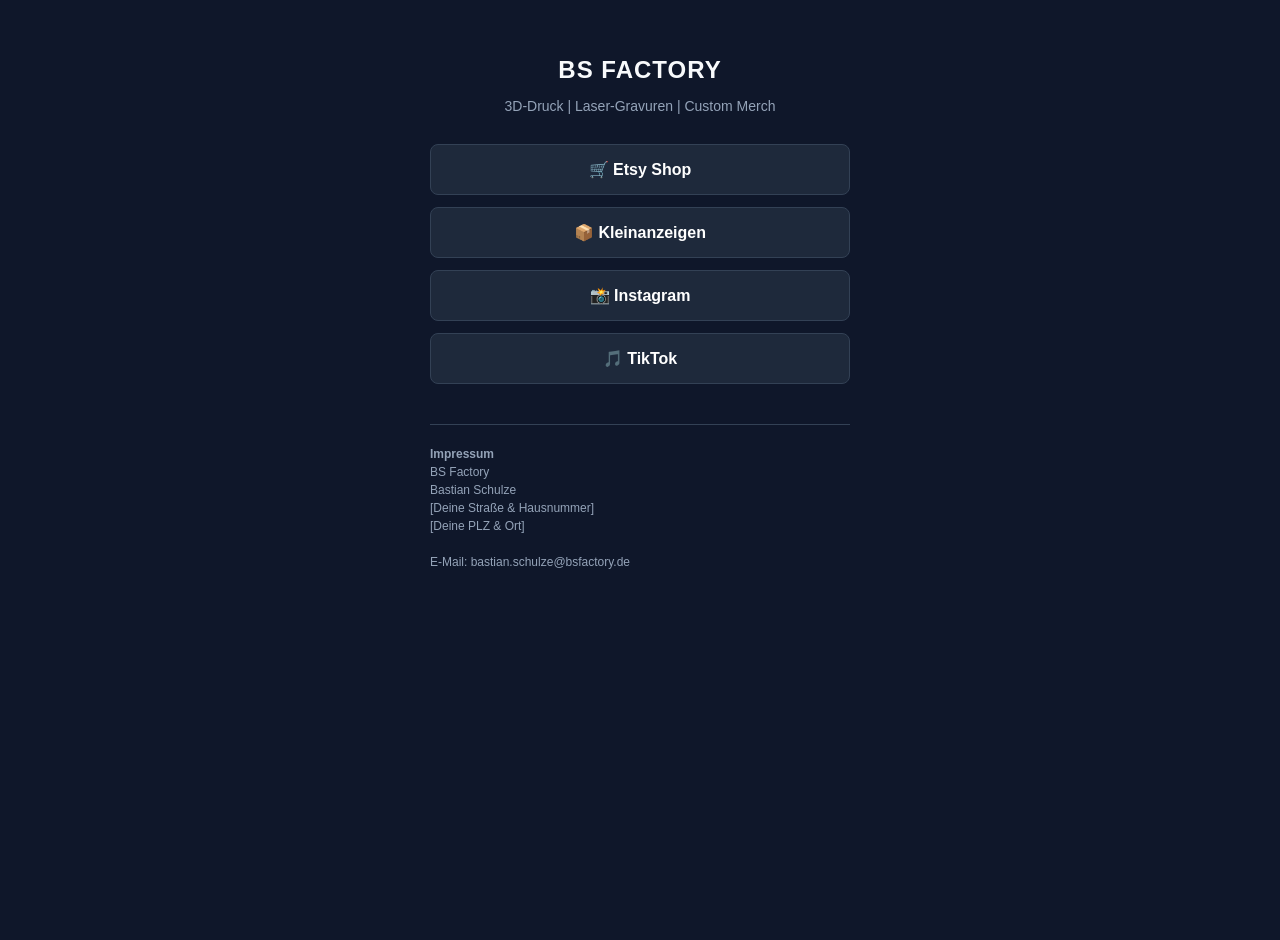
<file: gemini-code-1785264248772.html>
<!DOCTYPE html>
<html lang="de">
<head>
    <meta charset="UTF-8">
    <meta name="viewport" content="width=device-width, initial-scale=1.0">
    <title>BS Factory | Übersichtsseite</title>
    <style>
        body { font-family: -apple-system, BlinkMacSystemFont, "Segoe UI", Roboto, Helvetica, Arial, sans-serif; background-color: #0f172a; color: #f8fafc; margin: 0; padding: 20px; display: flex; justify-content: center; min-height: 100vh; }
        .container { max-width: 420px; width: 100%; text-align: center; padding-top: 20px; }
        h1 { font-size: 24px; font-weight: bold; margin-bottom: 5px; letter-spacing: 1px; }
        p.subtitle { color: #94a3b8; font-size: 14px; margin-bottom: 30px; }
        .btn { display: block; background-color: #1e293b; color: #ffffff; text-decoration: none; padding: 15px 20px; margin-bottom: 12px; border-radius: 8px; font-weight: 600; border: 1px solid #334155; transition: all 0.2s ease; }
        .btn:hover { background-color: #334155; border-color: #475569; transform: translateY(-2px); }
        .legal { margin-top: 40px; padding-top: 20px; border-top: 1px solid #334155; font-size: 12px; color: #94a3b8; text-align: left; line-height: 1.5; }
    </style>
</head>
<body>
    <div class="container">
        <h1>BS FACTORY</h1>
        <p class="subtitle">3D-Druck | Laser-Gravuren | Custom Merch</p>

        <!-- Deine Links -->
        <a href="https://www.etsy.com/shop/DEIN-ETSY-SHOP" class="btn" target="_blank">🛒 Etsy Shop</a>
        <a href="https://www.kleinanzeigen.de/pro/DEIN-PROFIL" class="btn" target="_blank">📦 Kleinanzeigen</a>
        <a href="https://www.instagram.com/DEIN-INSTAGRAM" class="btn" target="_blank">📸 Instagram</a>
        <a href="https://www.tiktok.com/@DEIN-TIKTOK" class="btn" target="_blank">🎵 TikTok</a>

        <!-- Rechtssicheres Impressum -->
        <div class="legal">
            <strong>Impressum</strong><br>
            BS Factory<br>
            Bastian Schulze<br>
            [Deine Straße & Hausnummer]<br>
            [Deine PLZ & Ort]<br><br>
            E-Mail: bastian.schulze@bsfactory.de
        </div>
    </div>
</body>
</html>
</file>
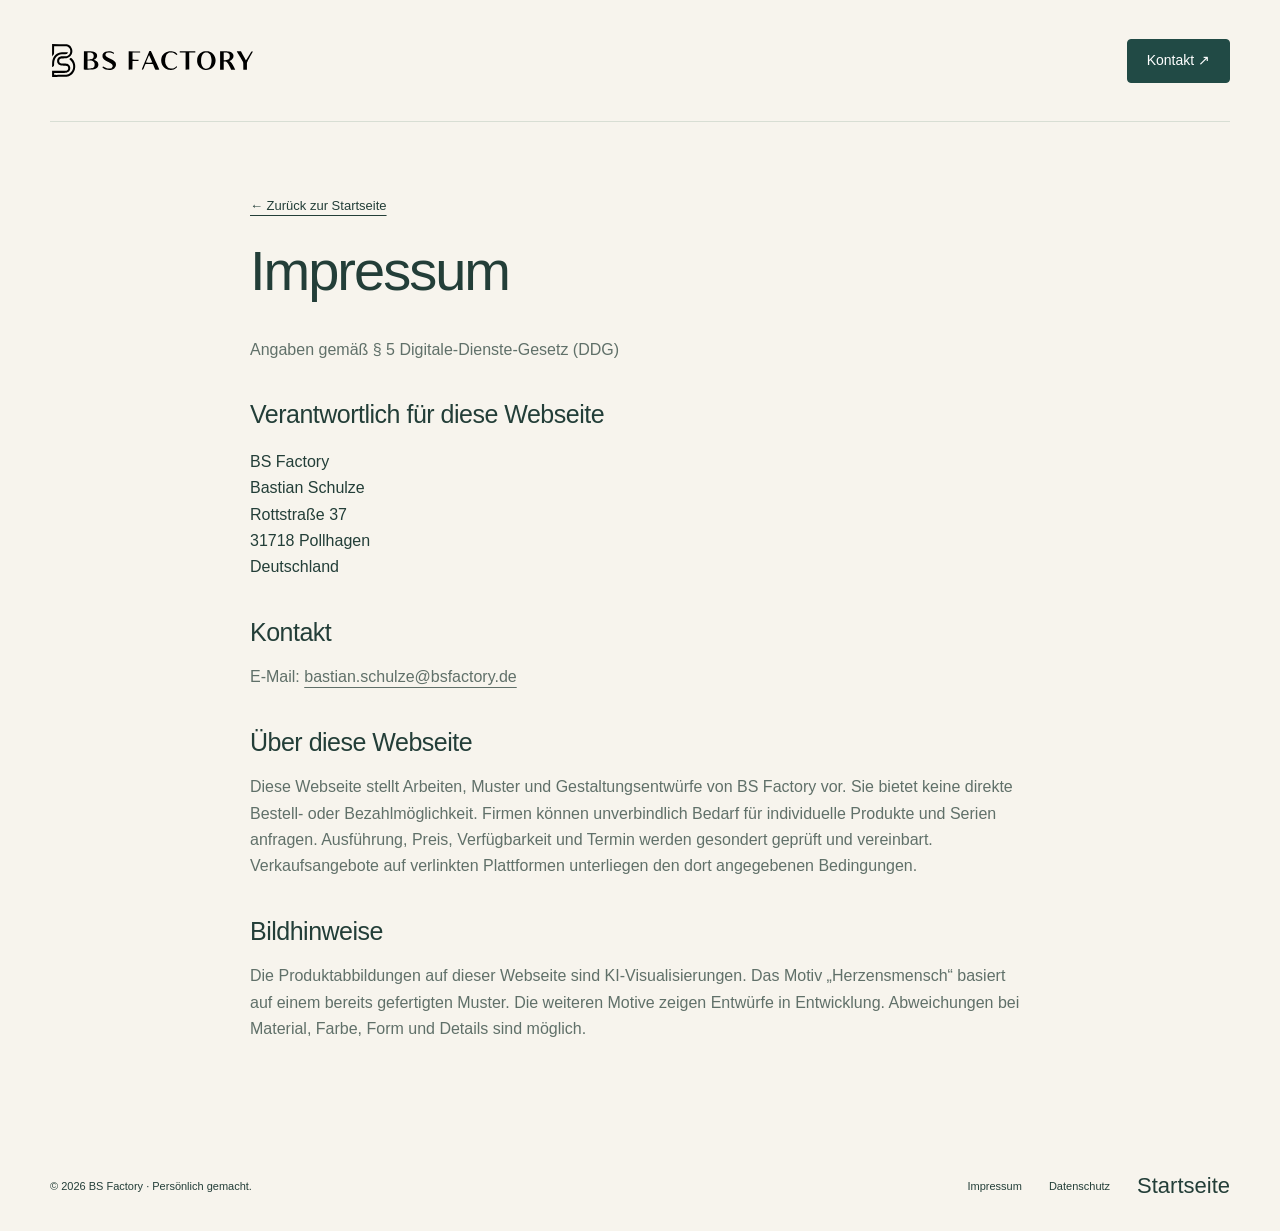
<file: impressum.html>
<!doctype html><html lang="de"><head><meta charset="utf-8"><meta name="viewport" content="width=device-width, initial-scale=1"><title>Impressum – BS Factory</title><meta name="description" content="Impressum der Webseite von BS Factory."><link rel="icon" href="/favicon.svg" type="image/svg+xml"><link rel="stylesheet" href="/style.css"><meta name="theme-color" content="#f7f4ed"><link rel="canonical" href="https://bsfactory.de/impressum.html"></head><body><a class="skip" href="#inhalt">Zum Inhalt</a><header class="header wrap"><a class="brand" href="/" aria-label="BS Factory – Startseite"><img src="/marke.svg" width="205" height="70" alt="BS Factory"></a><nav aria-label="Hauptnavigation"><a class="button small" href="/#kontakt">Kontakt ↗</a></nav></header><main id="inhalt" class="wrap"><article class="legal"><a class="back" href="/">← Zurück zur Startseite</a><h1>Impressum</h1><p>Angaben gemäß § 5 Digitale-Dienste-Gesetz (DDG)</p><h2>Verantwortlich für diese Webseite</h2><address>BS Factory<br>Bastian Schulze<br>Rottstraße 37<br>31718 Pollhagen<br>Deutschland</address><h2>Kontakt</h2><p>E-Mail: <a href="mailto:bastian.schulze@bsfactory.de">bastian.schulze@bsfactory.de</a></p><h2>Über diese Webseite</h2><p>Diese Webseite stellt Arbeiten, Muster und Gestaltungsentwürfe von BS Factory vor. Sie bietet keine direkte Bestell- oder Bezahlmöglichkeit. Firmen können unverbindlich Bedarf für individuelle Produkte und Serien anfragen. Ausführung, Preis, Verfügbarkeit und Termin werden gesondert geprüft und vereinbart. Verkaufsangebote auf verlinkten Plattformen unterliegen den dort angegebenen Bedingungen.</p><h2>Bildhinweise</h2><p>Die Produktabbildungen auf dieser Webseite sind KI-Visualisierungen. Das Motiv „Herzensmensch“ basiert auf einem bereits gefertigten Muster. Die weiteren Motive zeigen Entwürfe in Entwicklung. Abweichungen bei Material, Farbe, Form und Details sind möglich.</p></article></main><footer class="footer wrap"><p>© 2026 BS Factory · Persönlich gemacht.</p><nav aria-label="Weitere Informationen"><a href="/impressum.html">Impressum</a><a href="/datenschutz.html">Datenschutz</a><a href="/">Startseite</a></nav></footer></body></html>
</file>
<file: style.css>
:root{--paper:#f7f4ed;--ink:#233e38;--muted:#607069;--green:#214a45;--sage:#e9ede4;--line:#d8ded4;--accent:#a65739}*{box-sizing:border-box}html{scroll-behavior:smooth;scroll-padding-top:28px}body{margin:0;background:var(--paper);color:var(--ink);font-family:Arial,Helvetica,sans-serif;line-height:1.65;font-size:16px}img{max-width:100%;display:block;height:auto}a{color:inherit;text-underline-offset:5px}button{font:inherit}a,button,summary{-webkit-tap-highlight-color:transparent}:focus-visible{outline:3px solid var(--accent);outline-offset:5px}h1,h2,h3,p,figure{margin:0}h1,h2,h3{line-height:1.08;font-weight:500}h1{font-size:clamp(58px,6.1vw,88px);letter-spacing:-4.7px}h2{font-size:clamp(36px,4.1vw,58px);letter-spacing:-2.4px}h3{font-size:29px;letter-spacing:-1px}em{font-family:Georgia,'Times New Roman',serif;font-weight:400}p{margin-top:16px}.wrap{width:min(1180px,calc(100% - 80px));margin-inline:auto}.eyebrow{font-size:11px;font-weight:700;letter-spacing:2px;line-height:1.6;margin:0 0 22px}.header{height:122px;display:flex;align-items:center;justify-content:space-between;border-bottom:1px solid var(--line)}.brand{display:block;width:205px}.brand img{width:100%;height:72px;object-fit:contain}.header nav{display:flex;align-items:center;gap:34px}.header nav>a:not(.button){text-decoration:none;font-size:14px}.header nav>a:not(.button):hover{color:var(--accent)}.button{display:inline-flex;justify-content:center;align-items:center;gap:26px;min-height:54px;padding:14px 24px;border-radius:4px;background:var(--green);color:#fff;text-decoration:none;font-size:14px;border:1px solid var(--green);transition:background .2s,transform .2s}.button:hover{background:#32625a;transform:translateY(-2px)}.button span{font-size:20px;line-height:1}.button.small{min-height:44px;padding:8px 19px;gap:24px}.hero{display:grid;grid-template-columns:1.02fr 1fr;gap:65px;align-items:center;padding-block:70px 68px}.hero-copy>.eyebrow{color:var(--accent)}.intro{font-size:18px;max-width:420px;margin-top:27px;color:var(--muted);line-height:1.75}.actions{display:flex;align-items:center;gap:24px;flex-wrap:wrap;margin-top:30px}.text-link{font-size:13px;font-weight:700}.hero-meta{font-size:9px;letter-spacing:1.2px;margin-top:44px;font-weight:700}.hero-meta span{padding-inline:9px}.hero-figure{position:relative;align-self:stretch;display:flex;flex-direction:column;justify-content:center}.hero-figure>img{aspect-ratio:1/1.07;object-fit:cover;border-radius:135px 9px 9px 9px}.hero-figure figcaption{display:flex;align-items:center;justify-content:space-between;gap:15px;background:var(--paper);padding:23px 0 0}.hero-figure .eyebrow{font-size:9px;letter-spacing:1.5px;display:block;margin:0 0 3px}.hero-figure strong{display:block;font-weight:500;font-family:Georgia,serif;font-size:23px}.hero-figure figcaption>a{border:1px solid #aebdb2;width:44px;height:44px;flex-shrink:0;display:grid;place-items:center;border-radius:50%;font-size:23px;text-decoration:none}.picture-label{display:block;font-size:10px;color:var(--muted);margin-top:6px}.material-band{border-block:1px solid var(--line)}.material-band>.wrap{display:flex;align-items:center;justify-content:space-around;gap:20px;padding-block:24px;font-family:Georgia,serif;font-size:21px}.material-band b{font-size:23px;color:var(--accent);font-weight:400}.section{padding-block:100px}.section-heading{display:flex;align-items:end;justify-content:space-between;gap:80px;margin-bottom:36px}.section-heading>p{font-size:16px;max-width:330px;color:var(--muted);margin-bottom:4px}.filters{display:flex;gap:10px;flex-wrap:wrap;margin:30px 0}.filters button{border:1px solid var(--line);border-radius:30px;padding:9px 19px;background:transparent;color:var(--ink);font-size:13px;cursor:pointer}.filters button[aria-pressed=true]{background:var(--green);border-color:var(--green);color:white}.products{display:grid;grid-template-columns:1fr 1fr;gap:52px 36px}.product-image{position:relative;overflow:hidden;border-radius:7px;background:#ece9e1}.product-image img{width:100%;aspect-ratio:1.12;object-fit:cover;transition:transform .5s}.product:hover .product-image img{transform:scale(1.025)}.badge{position:absolute;top:18px;left:18px;padding:5px 12px;border-radius:20px;background:var(--green);color:white;font-size:10px;letter-spacing:.5px}.badge.draft{background:var(--paper);color:var(--ink)}.product-heading{display:flex;justify-content:space-between;align-items:center;gap:15px;margin-top:23px}.product-heading>span{font-size:9px;letter-spacing:1px;text-align:right}.product>p{color:var(--muted);margin-top:12px;max-width:490px}.product details{margin-top:20px;border-top:1px solid var(--line);border-bottom:1px solid var(--line)}summary{display:flex;justify-content:space-between;gap:20px;align-items:center;cursor:pointer;list-style:none;font-size:14px;padding:15px 0;font-weight:600}summary::-webkit-details-marker{display:none}summary>span{font-size:23px;font-weight:400;line-height:1;transition:transform .2s}details[open]>summary>span{transform:rotate(45deg)}details>p{font-size:14px;color:var(--muted);margin:0 0 16px;max-width:660px}.image-note{padding:20px 24px;background:#eeeee6;border-radius:5px;font-size:12px;color:var(--muted);margin-top:40px;line-height:1.8}.image-note strong{color:var(--ink)}.about{padding-block:80px;background:var(--sage)}.about-grid{display:grid;grid-template-columns:.88fr 1fr;gap:100px;align-items:center}.brand-tile{min-height:375px;background:#dce3d7;display:flex;align-items:center;justify-content:center;flex-direction:column;border-radius:140px 8px 8px 8px;gap:30px}.brand-tile img{width:210px;height:210px;object-fit:contain;opacity:.82}.brand-tile>span{font-size:9px;letter-spacing:2px}.about-grid p:not(.eyebrow){color:var(--muted);font-size:16px}.about-grid p.large-copy{font-size:22px;color:var(--ink);line-height:1.5;margin-top:28px}.location{display:block;font-size:12px;margin-top:26px;font-weight:600}.steps{display:grid;grid-template-columns:repeat(3,1fr);gap:45px;margin-top:50px}.steps article{border-top:1px solid var(--line);padding-top:22px}.step-number{font-family:Georgia,serif;font-size:40px;color:var(--accent);display:block;margin-bottom:23px}.steps h3{font-size:24px}.steps p{color:var(--muted);font-size:15px}.faq-section{display:grid;grid-template-columns:.85fr 1.3fr;gap:90px;padding-block:5px 100px}.faq-section>div>p:last-child{color:var(--muted);max-width:290px}.faq{border-top:1px solid var(--line)}.faq details{border-bottom:1px solid var(--line)}.faq summary{font-size:15px;padding-block:22px}.contact{background:var(--green);color:var(--paper);padding-block:80px}.contact-grid{display:grid;grid-template-columns:1.5fr 1fr;gap:100px;align-items:center}.contact .eyebrow{color:#c0d1c2;font-size:10px}.contact h2{font-size:clamp(35px,4vw,53px)}.contact p:not(.eyebrow){color:#d1ded2;font-size:15px}.button.light{background:var(--paper);color:var(--green);border-color:var(--paper);margin-top:25px}.button.light:hover{background:#e1e9dd}.email{display:block;margin-top:16px;font-size:13px;width:fit-content;overflow-wrap:anywhere}.elsewhere>.eyebrow{margin-bottom:18px}.elsewhere>a{display:flex;align-items:center;justify-content:space-between;gap:20px;padding-block:21px;border-top:1px solid #50716a;text-decoration:none;font-size:23px}.elsewhere>a:last-child{border-bottom:1px solid #50716a}.elsewhere small{display:block;color:#c2d2c6;font-size:11px;margin-top:2px}.elsewhere>a:hover{color:#cbdcc6}.footer{display:flex;align-items:center;justify-content:space-between;gap:30px;padding-block:26px;font-size:11px}.footer p{margin:0}.footer nav{display:flex;gap:27px;align-items:center}.footer nav>a:last-child{font-size:22px}.footer a{text-decoration:none}.footer a:hover{text-decoration:underline}.legal{max-width:780px;margin:auto;padding:70px 0 100px}.legal h1{font-size:56px;letter-spacing:-2px;margin-bottom:35px;overflow-wrap:anywhere}.legal h2{font-size:25px;letter-spacing:-.5px;margin-top:35px;line-height:1.3}.legal p{font-size:16px;color:var(--muted)}.legal a{overflow-wrap:anywhere}.legal .back{display:inline-block;margin-bottom:25px;font-size:13px}.legal ul{padding-left:22px;color:var(--muted)}.legal address{font-style:normal;margin-top:18px}.skip{position:absolute;top:-90px;left:20px;padding:12px 20px;background:var(--ink);color:#fff;z-index:100}.skip:focus{top:10px}.sr-only{position:absolute;width:1px;height:1px;padding:0;margin:-1px;overflow:hidden;clip:rect(0,0,0,0);white-space:nowrap;border:0}[hidden]{display:none!important}
@media(min-width:1500px){.hero{padding-block:90px}.hero-figure>img{aspect-ratio:1.08}}
@media(max-width:1000px){.wrap{width:calc(100% - 48px)}.hero{gap:36px}.header nav{gap:22px}h1{font-size:64px;letter-spacing:-3px}.hero .actions{gap:18px}.hero-meta{font-size:8px;letter-spacing:.8px}.hero-meta span{padding-inline:4px}.section-heading{gap:40px}.about-grid{gap:48px}.contact-grid{gap:45px}.faq-section{gap:45px}.product-heading{align-items:start;flex-direction:column;gap:7px}.product-heading>span{text-align:left}}
@media(max-width:720px){.header{height:94px}.brand{width:160px}.brand img{height:60px}.nav-extra{display:none}.header nav{gap:0}.button.small{font-size:12px;padding:8px 14px;gap:16px}.hero{grid-template-columns:1fr;padding-block:44px;gap:35px}.hero-copy{max-width:550px}h1{font-size:66px;letter-spacing:-3.6px}.intro{font-size:17px;max-width:480px}.hero-meta{font-size:8px;margin-top:29px}.hero-figure>img{aspect-ratio:1.16;border-top-left-radius:100px}.hero-figure figcaption{padding-top:19px}.hero-figure strong{font-size:22px}.material-band>.wrap{font-size:14px;gap:11px;padding-block:18px}.material-band b{font-size:15px}.section{padding-block:64px}.section-heading{display:block;margin-bottom:25px}.section-heading>p{max-width:480px;margin-top:24px}.eyebrow{font-size:10px;letter-spacing:1.6px;margin-bottom:17px}h2{font-size:41px;letter-spacing:-1.9px}.products{gap:35px 22px}.product h3{font-size:25px}.product>p{font-size:14px}.badge{top:12px;left:12px;font-size:9px;padding:4px 9px}.image-note{padding:17px 19px;margin-top:30px}.about{padding-block:50px}.about-grid{grid-template-columns:1fr;gap:35px}.brand-tile{min-height:240px;border-top-left-radius:100px;gap:10px}.brand-tile img{width:150px;height:150px}.steps{gap:24px}.steps h3{font-size:22px}.steps p{font-size:14px}.step-number{font-size:32px}.faq-section{grid-template-columns:1fr;gap:28px;padding-block:5px 60px}.faq-section>div>p:last-child{max-width:none}.contact{padding-block:55px}.contact-grid{grid-template-columns:1fr;gap:42px}.contact h2{font-size:41px}.elsewhere{max-width:100%}.footer{align-items:flex-start;font-size:10px;gap:20px}.footer p>span{display:block}.footer nav{gap:16px}.legal{padding-block:42px 70px}.legal h1{font-size:42px}}
@media(max-width:460px){.wrap{width:calc(100% - 36px)}h1{font-size:58px;letter-spacing:-3px}.hero .actions{gap:20px}.hero .button{padding-inline:20px}.hero .text-link{font-size:12px}.products{grid-template-columns:1fr;gap:35px}.product-heading{flex-direction:row;align-items:center}.product-heading>span{font-size:8px;max-width:130px;text-align:right}.product>p{font-size:15px}.material-band>.wrap{flex-wrap:wrap;gap:7px 13px;justify-content:center;font-size:13px}.material-band b{font-size:13px}.material-band span{white-space:nowrap}.filters{gap:7px}.filters button{font-size:11px;padding:8px 13px}.steps{grid-template-columns:1fr;gap:30px;margin-top:34px}.step-number{margin-bottom:10px}.steps p{font-size:15px}.steps h3{font-size:25px}.footer{flex-direction:column;gap:14px}.footer p>span{display:inline}.footer nav{gap:24px}.contact .eyebrow{font-size:9px}.hero-meta{font-size:7px}.faq summary{font-size:14px}}
@media(prefers-reduced-motion:reduce){html{scroll-behavior:auto}*,*::before,*::after{transition:none!important}}
</file>
<file: b2b.css>
.b2b-hero{grid-template-columns:1fr 1.13fr;gap:45px}.b2b-hero h1{font-size:clamp(55px,5.6vw,78px);letter-spacing:-3.7px}.b2b-hero .hero-figure>img{aspect-ratio:1.05;object-position:48% center;border-top-left-radius:100px}.b2b-hero .intro{max-width:470px;font-size:17px}.b2b-hero .hero-meta{font-size:8px;letter-spacing:1px}.service-grid{display:grid;grid-template-columns:repeat(3,1fr);gap:22px}.service-card{padding:30px;border:1px solid var(--line);border-radius:7px;display:flex;flex-direction:column;align-items:flex-start;background:#faf8f3;min-width:0}.service-number{font-size:9px;letter-spacing:1.5px;color:var(--accent);font-weight:bold;margin-bottom:25px}.service-card h3{font-size:28px;line-height:1.2}.service-card p{font-size:14px;color:var(--muted)}.service-card ul{padding-left:17px;color:var(--muted);font-size:13px;margin:20px 0 27px}.service-card li{padding-bottom:7px}.service-card .text-link{margin-top:auto;font-size:12px}.service-card.featured{background:var(--green);color:var(--paper);border-color:var(--green)}.service-card.featured p,.service-card.featured ul{color:#d3e1d5}.service-card.featured .service-number{color:#c0d1c2}.range-note{font-size:12px;color:var(--muted);margin-top:22px;max-width:1000px}.series-section{background:var(--sage);padding-block:75px}.series-section>.wrap{display:grid;grid-template-columns:1fr 1.05fr;gap:100px}.series-heading h2{font-size:70px;letter-spacing:-3px}.series-heading .large-copy{font-size:23px;line-height:1.45;margin-top:25px}.series-heading>p:not(.eyebrow):not(.large-copy){font-size:15px;color:var(--muted);max-width:420px}.series-heading>.button{margin-top:28px}.series-points article{display:flex;gap:23px;padding-block:23px;border-bottom:1px solid #cbd5c7}.series-points article:first-child{border-top:1px solid #cbd5c7}.series-points article>span{font-family:Georgia,serif;color:var(--accent);font-size:24px}.series-points h3{font-size:23px;letter-spacing:-.6px;line-height:1.3}.series-points p{font-size:14px;color:var(--muted);margin-top:10px}.occasion-grid{display:grid;grid-template-columns:repeat(4,1fr);gap:27px;margin-top:38px}.occasion-grid article{border-top:1px solid var(--line);padding-top:24px}.occasion-grid h3{font-size:23px;line-height:1.3}.occasion-grid p{font-size:14px;color:var(--muted)}.process-section{padding-block:5px 65px}.business-steps{margin-top:0}.inspiration-section{border-top:1px solid var(--line);padding-block:65px}.inspiration-section h2{font-size:40px}.inspiration-grid{grid-template-columns:repeat(4,1fr);gap:24px}.inspiration-grid .product-heading{flex-direction:column;align-items:flex-start;gap:8px}.inspiration-grid h3{font-size:23px}.inspiration-grid .product-heading>span{text-align:left;font-size:8px}.inspiration-grid .product>p{font-size:13px}.inspiration-grid .product summary{font-size:12px}.inspiration-grid .badge{font-size:8px;left:10px;top:10px}.inspiration-grid .product-image img{aspect-ratio:1}.inquiry-section{background:var(--green);color:var(--paper);padding-block:80px}.inquiry-layout{display:grid;grid-template-columns:.8fr 1.2fr;gap:70px;align-items:start}.inquiry-intro .eyebrow{font-size:10px;color:#c0d1c2}.inquiry-intro h2{font-size:52px}.inquiry-intro>p:not(.eyebrow){color:#d2dfd4;font-size:15px}.inquiry-note{border-block:1px solid #56756c;padding-block:23px;margin-top:30px;font-size:14px}.inquiry-note p{margin-top:7px;color:#d2dfd4}.direct-contact{margin-top:30px!important;line-height:1.9;overflow-wrap:anywhere}.inquiry-intro>.privacy-hint{font-size:11px!important;max-width:360px;margin-top:18px}.inquiry-form{background:var(--paper);border-radius:8px;color:var(--ink);padding:30px;min-width:0}.form-grid{display:grid;grid-template-columns:1fr 1fr;gap:18px}.inquiry-form label{display:block;font-size:12px;font-weight:bold;min-width:0}.inquiry-form input,.inquiry-form select,.inquiry-form textarea{font-family:inherit;font-size:14px;color:var(--ink);background:#fffefa;border:1px solid #b9c7bd;border-radius:4px;padding:12px;width:100%;min-width:0;margin-top:7px;line-height:1.4}.inquiry-form select{min-height:46px}.inquiry-form textarea{resize:vertical}.form-grid .full{grid-column:1/-1}.form-note{font-size:11px;line-height:1.8;color:var(--muted);margin-top:18px}.inquiry-form>.button{margin-top:22px;width:100%;cursor:pointer}.form-status{font-size:13px;font-weight:bold}.form-status:empty{display:none}.inquiry-form .copy-button{background:transparent;border:1px solid var(--green);border-radius:4px;padding:10px 16px;color:var(--green);font-size:12px;cursor:pointer;margin-top:12px}.mail-actions{display:flex;flex-wrap:wrap;align-items:center;gap:12px;margin-top:15px}.mail-actions .button{font-size:12px;min-height:44px;padding:10px 15px}.mail-actions .copy-button{margin:0}#mail-fallback{margin-top:18px;border-top:1px solid var(--line);padding-top:20px}#mail-fallback textarea{font-weight:normal;font-size:12px}.closing{padding-block:60px;display:flex;justify-content:space-between;align-items:center;gap:50px;border-bottom:1px solid var(--line)}.closing h2{font-size:36px}.closing p:not(.eyebrow){font-size:14px;color:var(--muted)}.closing-links{display:flex;flex-direction:column;gap:16px;font-size:13px}.closing-links>a:first-child{font-weight:bold}.inquiry-form button:disabled{opacity:.6;cursor:not-allowed}
@media(max-width:1100px){.b2b-hero{gap:30px}.b2b-hero h1{font-size:64px}.service-card{padding:24px}.service-card h3{font-size:25px}.inquiry-layout{gap:40px}.inquiry-intro h2{font-size:46px}.inquiry-form{padding:25px}.series-section>.wrap{gap:60px}.inspiration-grid{grid-template-columns:repeat(2,1fr)}}
@media(max-width:850px){.service-grid{grid-template-columns:repeat(2,1fr)}.occasion-grid{grid-template-columns:repeat(2,1fr)}.inquiry-layout{grid-template-columns:1fr;gap:35px}.inquiry-intro{max-width:650px}.inquiry-intro h2 br{display:block}.inquiry-intro h2{max-width:530px}.inquiry-intro h2 em{display:block}.series-section>.wrap{gap:40px}.series-heading h2{font-size:58px}.b2b-hero h1{font-size:60px}}
@media(max-width:720px){.b2b-hero{grid-template-columns:1fr;gap:32px}.b2b-hero h1{font-size:64px}.b2b-hero .hero-figure>img{aspect-ratio:1.3;border-top-left-radius:80px}.b2b-hero .hero-meta{font-size:7px}.service-card{padding:25px}.series-section{padding-block:55px}.series-section>.wrap{grid-template-columns:1fr;gap:34px}.series-heading h2{font-size:64px}.series-heading>p:not(.eyebrow):not(.large-copy){max-width:560px}.series-points article{padding-block:20px}.inspiration-section h2{font-size:35px}.inquiry-section{padding-block:55px}.inquiry-intro h2{font-size:43px}.closing{display:block;padding-block:45px}.closing-links{margin-top:30px}.header .button.small{padding-inline:12px;gap:9px}.header .brand{width:145px}.inquiry-intro h2 br{display:block}}
@media(max-width:460px){.b2b-hero h1{font-size:56px;letter-spacing:-3px}.service-grid{grid-template-columns:1fr;gap:16px}.service-card h3 br{display:none}.service-card h3{font-size:27px}.service-card{padding:25px}.service-number{margin-bottom:18px}.service-card ul{margin-block:17px 23px}.occasion-grid{grid-template-columns:1fr;gap:24px}.inspiration-grid{grid-template-columns:1fr}.inspiration-grid .product-heading{flex-direction:row;align-items:center}.inspiration-grid .product>p{font-size:15px}.inspiration-grid .product-heading>span{text-align:right}.inquiry-form{padding:22px 18px}.form-grid{grid-template-columns:1fr;gap:16px}.form-grid .full{grid-column:auto}.inquiry-intro h2{font-size:43px}.inquiry-form input,.inquiry-form select,.inquiry-form textarea{font-size:16px}.header .brand{width:137px}.header .button.small{font-size:11px}.inspiration-section{padding-block:50px}.process-section{padding-bottom:48px}.inspiration-grid .product-image img{aspect-ratio:1.12}.series-heading h2{font-size:60px}}
</file>
